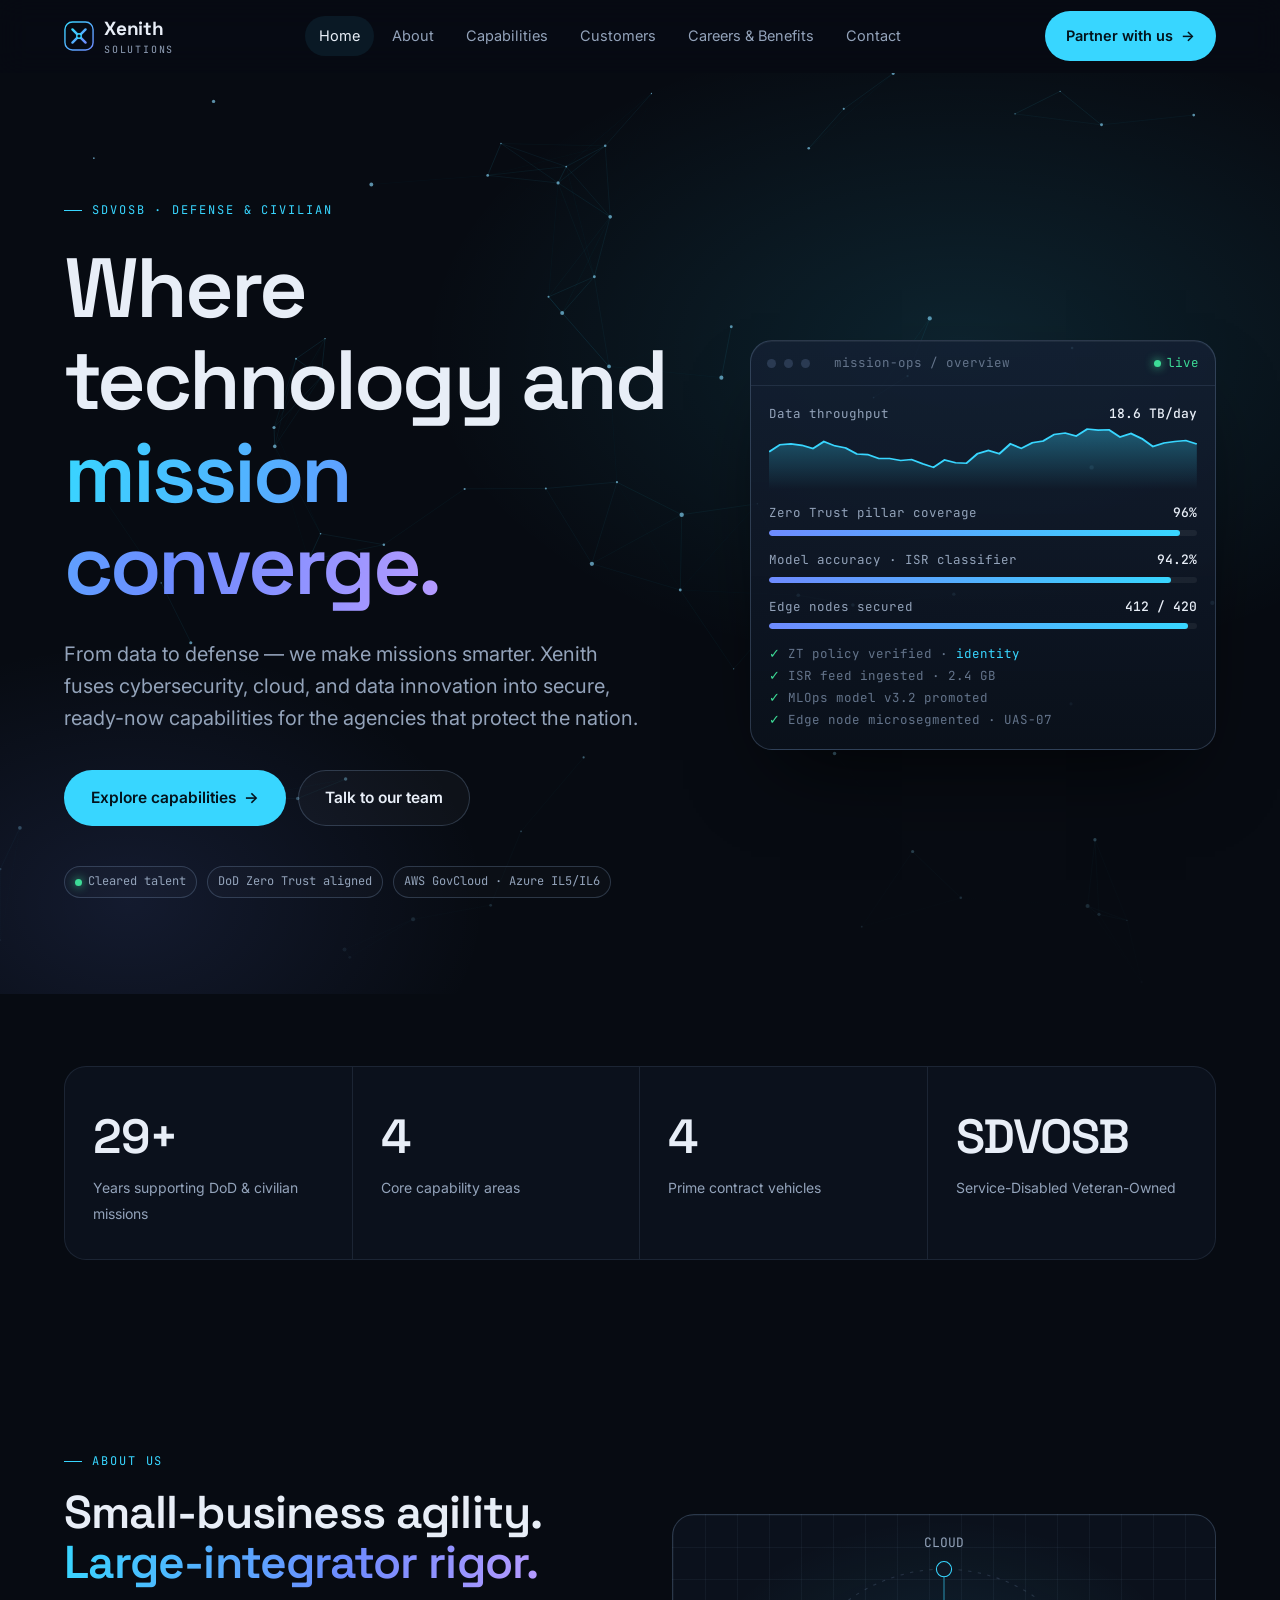
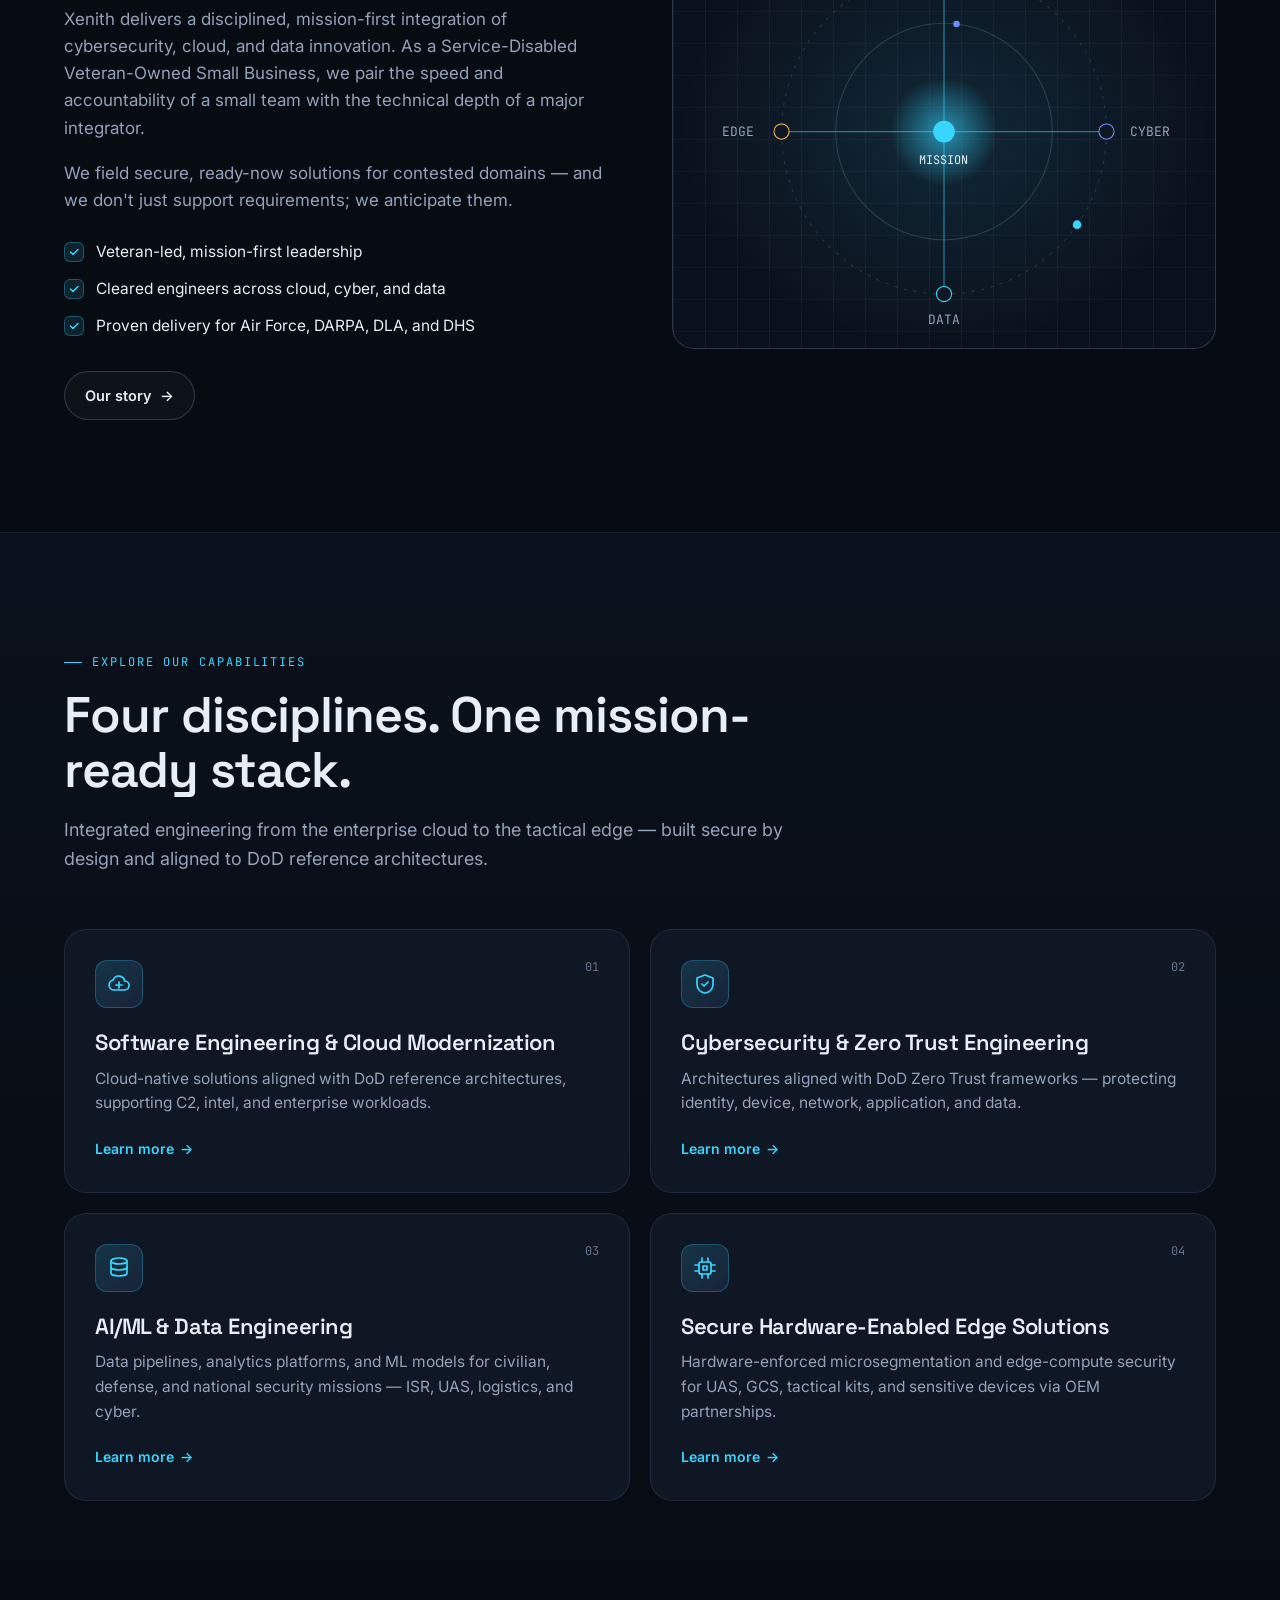
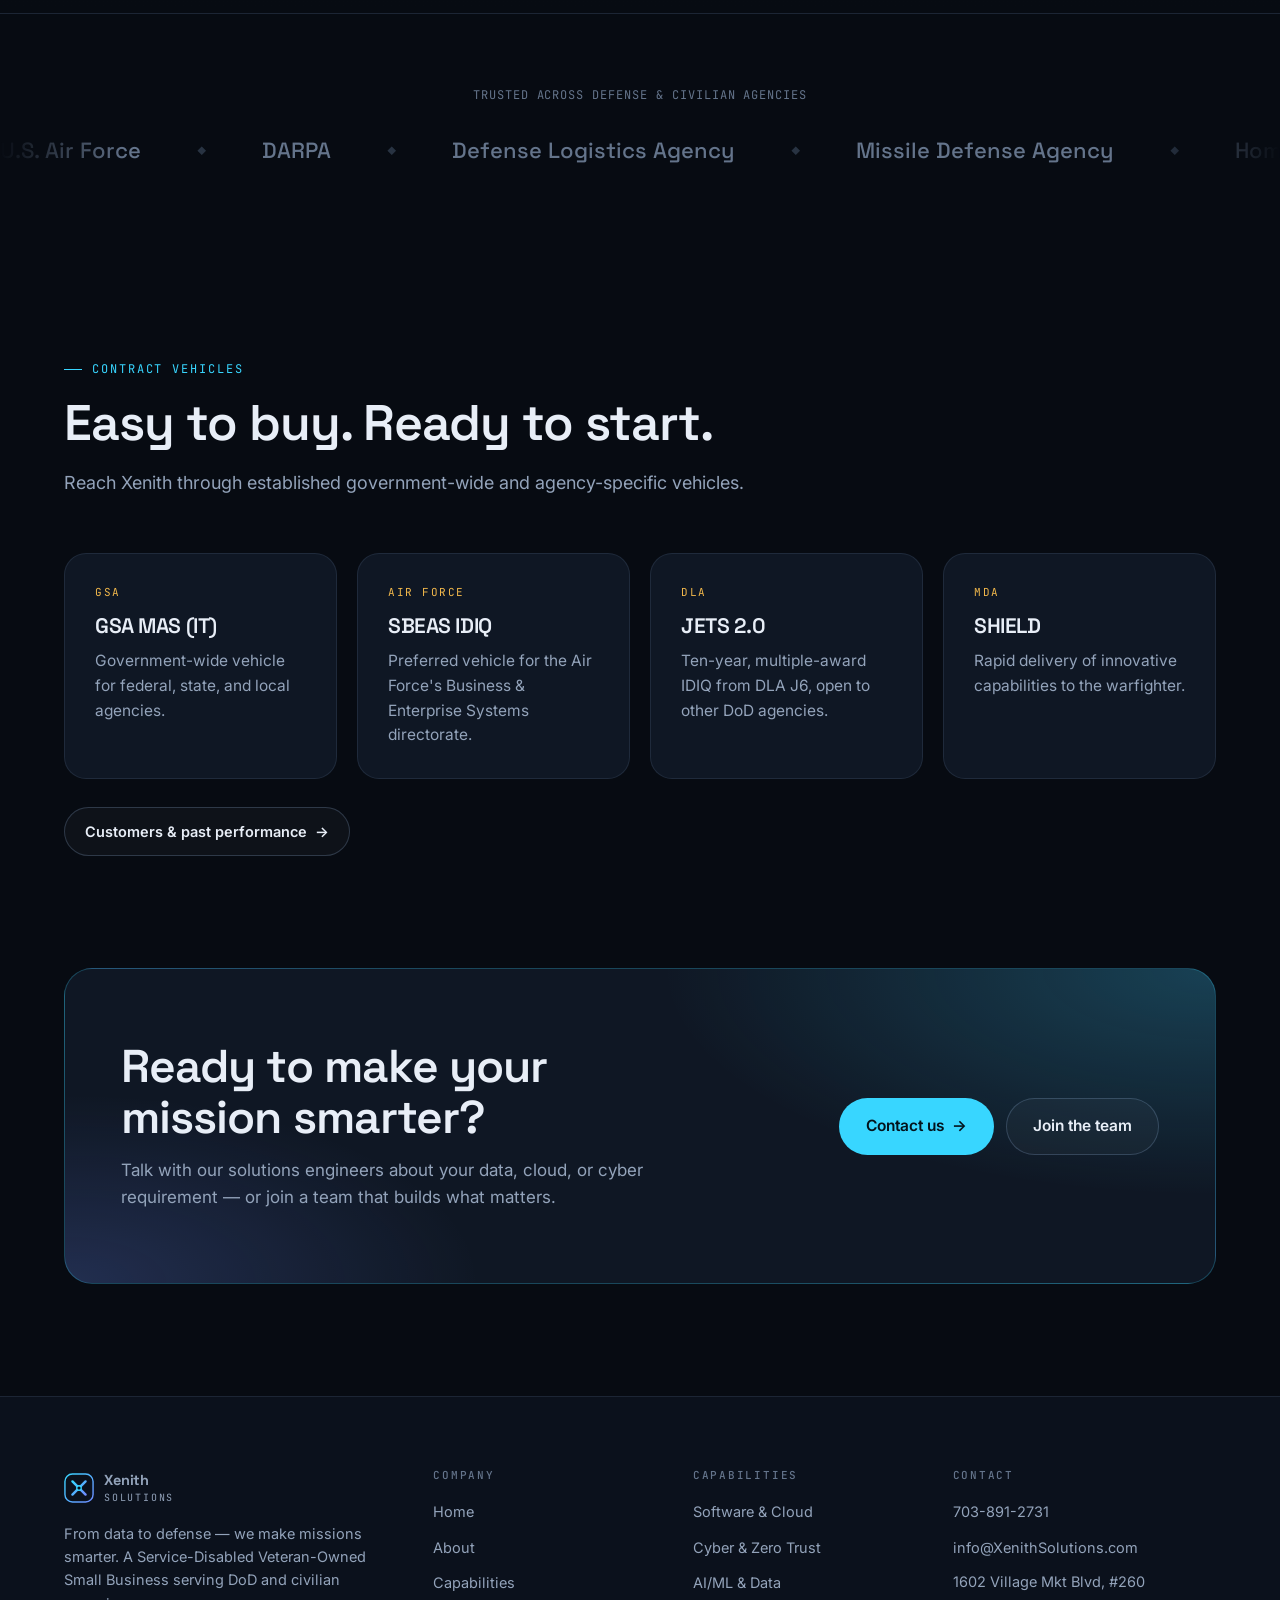
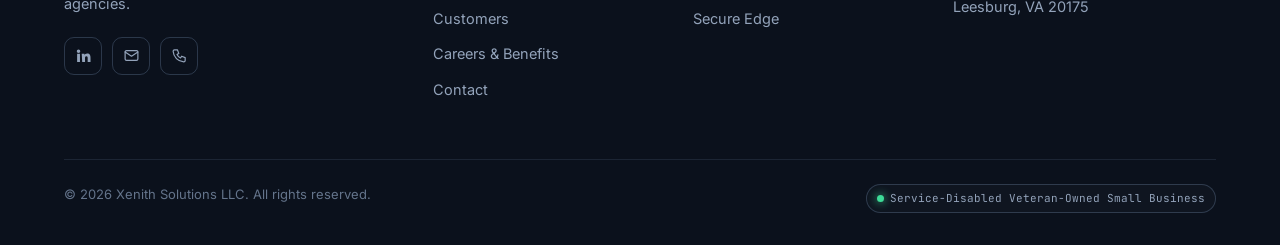
<file: index.html>
<!doctype html>
<html lang="en">
<head>
  <meta charset="utf-8">
  <meta name="viewport" content="width=device-width, initial-scale=1">
  <title>Xenith Solutions — Where Technology and Mission Converge</title>
  <meta name="description" content="Service-Disabled Veteran-Owned Small Business delivering cybersecurity, cloud, AI/ML and data engineering for defense and civilian agencies.">
  <link rel="preconnect" href="https://fonts.googleapis.com">
  <link rel="preconnect" href="https://fonts.gstatic.com" crossorigin>
  <link href="https://fonts.googleapis.com/css2?family=Inter:wght@400;500;600;700&family=JetBrains+Mono:wght@400;500&family=Space+Grotesk:wght@500;600;700&display=swap" rel="stylesheet">
  <link rel="stylesheet" href="assets/styles.css">
</head>
<body>
<main id="main">
  <!-- Hero -->
  <section class="hero">
    <canvas class="hero-canvas" aria-hidden="true"></canvas>
    <div class="container hero-inner">
      <div>
        <span class="eyebrow reveal">SDVOSB · Defense &amp; Civilian</span>
        <h1 class="reveal" data-delay="1">Where technology and <span class="grad">mission converge.</span></h1>
        <p class="lede reveal" data-delay="2">From data to defense — we make missions smarter. Xenith fuses cybersecurity, cloud, and data innovation into secure, ready-now capabilities for the agencies that protect the nation.</p>
        <div class="hero-actions reveal" data-delay="3">
          <a class="btn btn-primary btn-lg" href="capabilities.html">Explore capabilities <span class="arrow">→</span></a>
          <a class="btn btn-ghost btn-lg" href="contact.html">Talk to our team</a>
        </div>
        <div class="hero-badges reveal" data-delay="3">
          <span class="chip"><span class="badge-dot"></span> Cleared talent</span>
          <span class="chip">DoD Zero Trust aligned</span>
          <span class="chip">AWS GovCloud · Azure IL5/IL6</span>
        </div>
      </div>
      <div class="console reveal" data-delay="2" aria-hidden="true">
        <div class="console-bar"><i></i><i></i><i></i>&nbsp; mission-ops / overview <span><span class="badge-dot"></span> live</span></div>
        <div class="console-body">
          <div>
            <div class="metric-row">Data throughput <b>18.6 TB/day</b></div>
            <svg class="spark" viewBox="0 0 300 64" preserveAspectRatio="none"></svg>
          </div>
          <div>
            <div class="metric-row">Zero Trust pillar coverage <b>96%</b></div>
            <div class="bar"><span data-w="96"></span></div>
          </div>
          <div>
            <div class="metric-row">Model accuracy · ISR classifier <b>94.2%</b></div>
            <div class="bar"><span data-w="94"></span></div>
          </div>
          <div>
            <div class="metric-row">Edge nodes secured <b>412 / 420</b></div>
            <div class="bar"><span data-w="98"></span></div>
          </div>
          <div class="log"></div>
        </div>
      </div>
    </div>
  </section>

  <!-- Stats -->
  <section class="section-tight">
    <div class="container">
      <div class="stats reveal">
        <div class="stat"><strong data-count="30" data-suffix="+">30+</strong><span>Years supporting DoD &amp; civilian missions</span></div>
        <div class="stat"><strong data-count="4">4</strong><span>Core capability areas</span></div>
        <div class="stat"><strong data-count="4">4</strong><span>Prime contract vehicles</span></div>
        <div class="stat"><strong>SDVOSB</strong><span>Service-Disabled Veteran-Owned</span></div>
      </div>
    </div>
  </section>

  <!-- About -->
  <section class="section">
    <div class="container split">
      <div class="reveal">
        <span class="eyebrow">About us</span>
        <h2>Small-business agility. <span class="grad">Large-integrator rigor.</span></h2>
        <p>Xenith delivers a disciplined, mission-first integration of cybersecurity, cloud, and data innovation. As a Service-Disabled Veteran-Owned Small Business, we pair the speed and accountability of a small team with the technical depth of a major integrator.</p>
        <p>We field secure, ready-now solutions for contested domains — and we don't just support requirements; we anticipate them.</p>
        <ul class="check-list">
          <li>Veteran-led, mission-first leadership</li>
          <li>Cleared engineers across cloud, cyber, and data</li>
          <li>Proven delivery for Air Force, DARPA, DLA, and DHS</li>
        </ul>
        <div style="margin-top:32px"><a class="btn btn-ghost" href="about.html">Our story <span class="arrow">→</span></a></div>
      </div>
      <div class="panel-visual reveal" data-delay="1" aria-hidden="true">
        <svg viewBox="0 0 500 400">
          <defs>
            <radialGradient id="core" cx="50%" cy="50%" r="50%"><stop offset="0" stop-color="#38d6ff" stop-opacity=".6"/><stop offset="1" stop-color="#38d6ff" stop-opacity="0"/></radialGradient>
          </defs>
          <circle cx="250" cy="200" r="150" fill="none" stroke="rgba(148,178,220,.18)" stroke-dasharray="3 6"/>
          <circle cx="250" cy="200" r="100" fill="none" stroke="rgba(148,178,220,.22)"/>
          <circle cx="250" cy="200" r="50" fill="url(#core)"/>
          <circle cx="250" cy="200" r="10" fill="#38d6ff"/>
          <g stroke="rgba(56,214,255,.5)" stroke-width="1.2">
            <line x1="250" y1="200" x2="250" y2="50"/><line x1="250" y1="200" x2="400" y2="200"/>
            <line x1="250" y1="200" x2="250" y2="350"/><line x1="250" y1="200" x2="100" y2="200"/>
          </g>
          <g font-family="JetBrains Mono, monospace" font-size="12" fill="#93a3ba" text-anchor="middle">
            <circle cx="250" cy="50" r="7" fill="#0f1724" stroke="#38d6ff"/><text x="250" y="30">CLOUD</text>
            <circle cx="400" cy="200" r="7" fill="#0f1724" stroke="#6e8bff"/><text x="440" y="204">CYBER</text>
            <circle cx="250" cy="350" r="7" fill="#0f1724" stroke="#38d6ff"/><text x="250" y="378">DATA</text>
            <circle cx="100" cy="200" r="7" fill="#0f1724" stroke="#f2b84b"/><text x="60" y="204">EDGE</text>
            <text x="250" y="230" fill="#e8eef7" font-size="11">MISSION</text>
          </g>
          <circle r="4" fill="#38d6ff"><animateMotion dur="6s" repeatCount="indefinite" path="M250,50 A150,150 0 1,1 249.9,50"/></circle>
          <circle r="3" fill="#6e8bff"><animateMotion dur="9s" repeatCount="indefinite" path="M350,200 A100,100 0 1,0 350,200.1"/></circle>
        </svg>
      </div>
    </div>
  </section>

  <!-- Capabilities -->
  <section class="section alt-bg">
    <div class="container">
      <div class="section-head reveal">
        <span class="eyebrow">Explore our capabilities</span>
        <h2>Four disciplines. One mission-ready stack.</h2>
        <p>Integrated engineering from the enterprise cloud to the tactical edge — built secure by design and aligned to DoD reference architectures.</p>
      </div>
      <div class="grid-2">
        <a class="card reveal" href="capabilities.html#software">
          <span class="card-num">01</span>
          <div class="icon" data-icon="cloud"></div>
          <h3>Software Engineering &amp; Cloud Modernization</h3>
          <p>Cloud-native solutions aligned with DoD reference architectures, supporting C2, intel, and enterprise workloads.</p>
          <span class="more">Learn more <span class="arrow">→</span></span>
        </a>
        <a class="card reveal" data-delay="1" href="capabilities.html#cyber">
          <span class="card-num">02</span>
          <div class="icon" data-icon="shield"></div>
          <h3>Cybersecurity &amp; Zero Trust Engineering</h3>
          <p>Architectures aligned with DoD Zero Trust frameworks — protecting identity, device, network, application, and data.</p>
          <span class="more">Learn more <span class="arrow">→</span></span>
        </a>
        <a class="card reveal" href="capabilities.html#data">
          <span class="card-num">03</span>
          <div class="icon" data-icon="data"></div>
          <h3>AI/ML &amp; Data Engineering</h3>
          <p>Data pipelines, analytics platforms, and ML models for civilian, defense, and national security missions — ISR, UAS, logistics, and cyber.</p>
          <span class="more">Learn more <span class="arrow">→</span></span>
        </a>
        <a class="card reveal" data-delay="1" href="capabilities.html#edge">
          <span class="card-num">04</span>
          <div class="icon" data-icon="chip"></div>
          <h3>Secure Hardware-Enabled Edge Solutions</h3>
          <p>Hardware-enforced microsegmentation and edge-compute security for UAS, GCS, tactical kits, and sensitive devices via OEM partnerships.</p>
          <span class="more">Learn more <span class="arrow">→</span></span>
        </a>
      </div>
    </div>
  </section>

  <!-- Trusted by -->
  <section class="section-tight">
    <div class="container">
      <p class="crumbs" style="text-align:center;margin-bottom:28px">TRUSTED ACROSS DEFENSE &amp; CIVILIAN AGENCIES</p>
    </div>
    <div class="marquee" aria-label="Customer agencies">
      <div class="marquee-track">
        <span>U.S. Air Force</span><span>DARPA</span><span>Defense Logistics Agency</span><span>Missile Defense Agency</span><span>Homeland Security</span><span>U.S. Customs &amp; Border Protection</span><span>ICE</span><span>U.S. Secret Service</span>
        <span aria-hidden="true">U.S. Air Force</span><span aria-hidden="true">DARPA</span><span aria-hidden="true">Defense Logistics Agency</span><span aria-hidden="true">Missile Defense Agency</span><span aria-hidden="true">Homeland Security</span><span aria-hidden="true">U.S. Customs &amp; Border Protection</span><span aria-hidden="true">ICE</span><span aria-hidden="true">U.S. Secret Service</span>
      </div>
    </div>
  </section>

  <!-- Vehicles -->
  <section class="section">
    <div class="container">
      <div class="section-head reveal">
        <span class="eyebrow">Contract vehicles</span>
        <h2>Easy to buy. Ready to start.</h2>
        <p>Reach Xenith through established government-wide and agency-specific vehicles.</p>
      </div>
      <div class="grid-4">
        <div class="card vehicle reveal"><span class="tag">GSA</span><h3>GSA MAS (IT)</h3><p>Government-wide vehicle for federal, state, and local agencies.</p></div>
        <div class="card vehicle reveal" data-delay="1"><span class="tag">Air Force</span><h3>SBEAS IDIQ</h3><p>Preferred vehicle for the Air Force's Business &amp; Enterprise Systems directorate.</p></div>
        <div class="card vehicle reveal" data-delay="2"><span class="tag">DLA</span><h3>JETS 2.0</h3><p>Ten-year, multiple-award IDIQ from DLA J6, open to other DoD agencies.</p></div>
        <div class="card vehicle reveal" data-delay="3"><span class="tag">MDA</span><h3>SHIELD</h3><p>Rapid delivery of innovative capabilities to the warfighter.</p></div>
      </div>
      <div style="margin-top:28px" class="reveal"><a class="btn btn-ghost" href="customers.html">Customers &amp; past performance <span class="arrow">→</span></a></div>
    </div>
  </section>

  <!-- CTA -->
  <section class="section" style="padding-top:0">
    <div class="container">
      <div class="cta reveal">
        <div>
          <h2>Ready to make your mission smarter?</h2>
          <p>Talk with our solutions engineers about your data, cloud, or cyber requirement — or join a team that builds what matters.</p>
        </div>
        <div class="actions">
          <a class="btn btn-primary btn-lg" href="contact.html">Contact us <span class="arrow">→</span></a>
          <a class="btn btn-ghost btn-lg" href="careers.html">Join the team</a>
        </div>
      </div>
    </div>
  </section>
</main>
<script src="assets/main.js"></script>
</body>
</html>
</file>
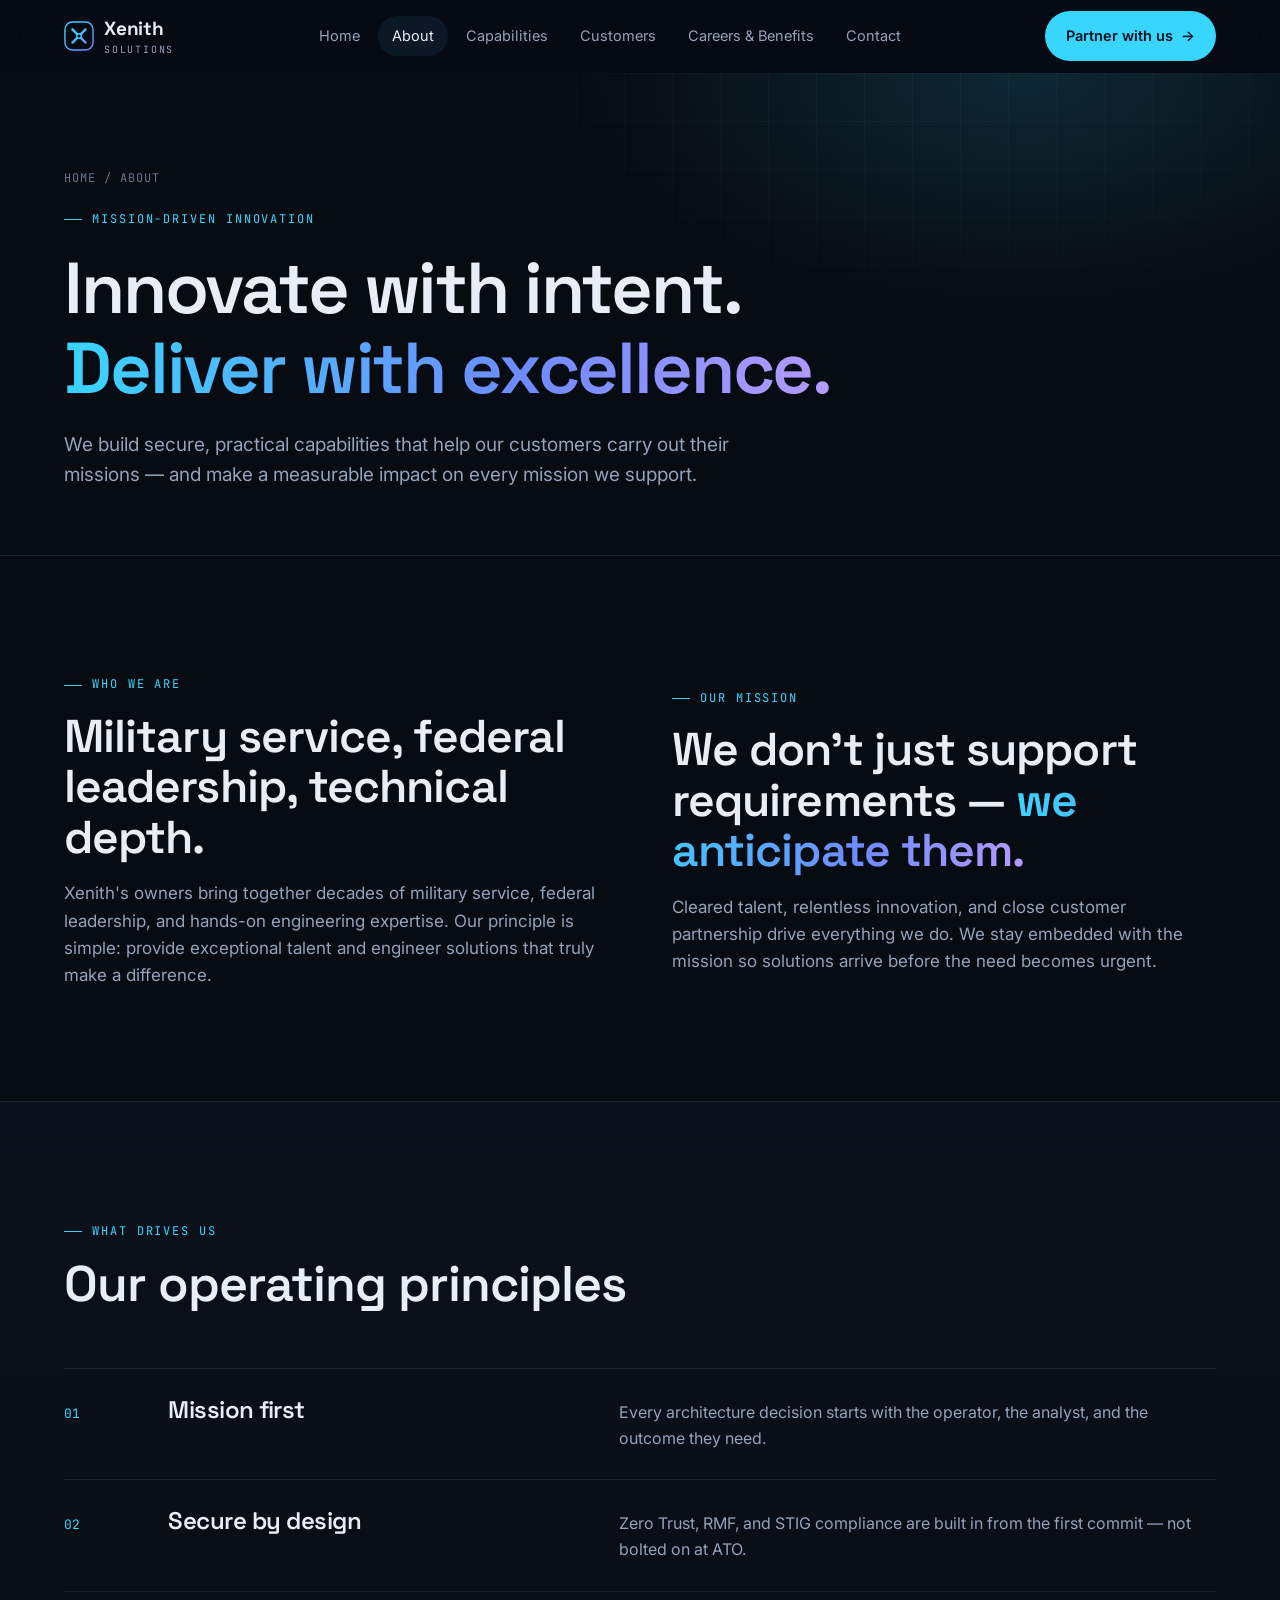
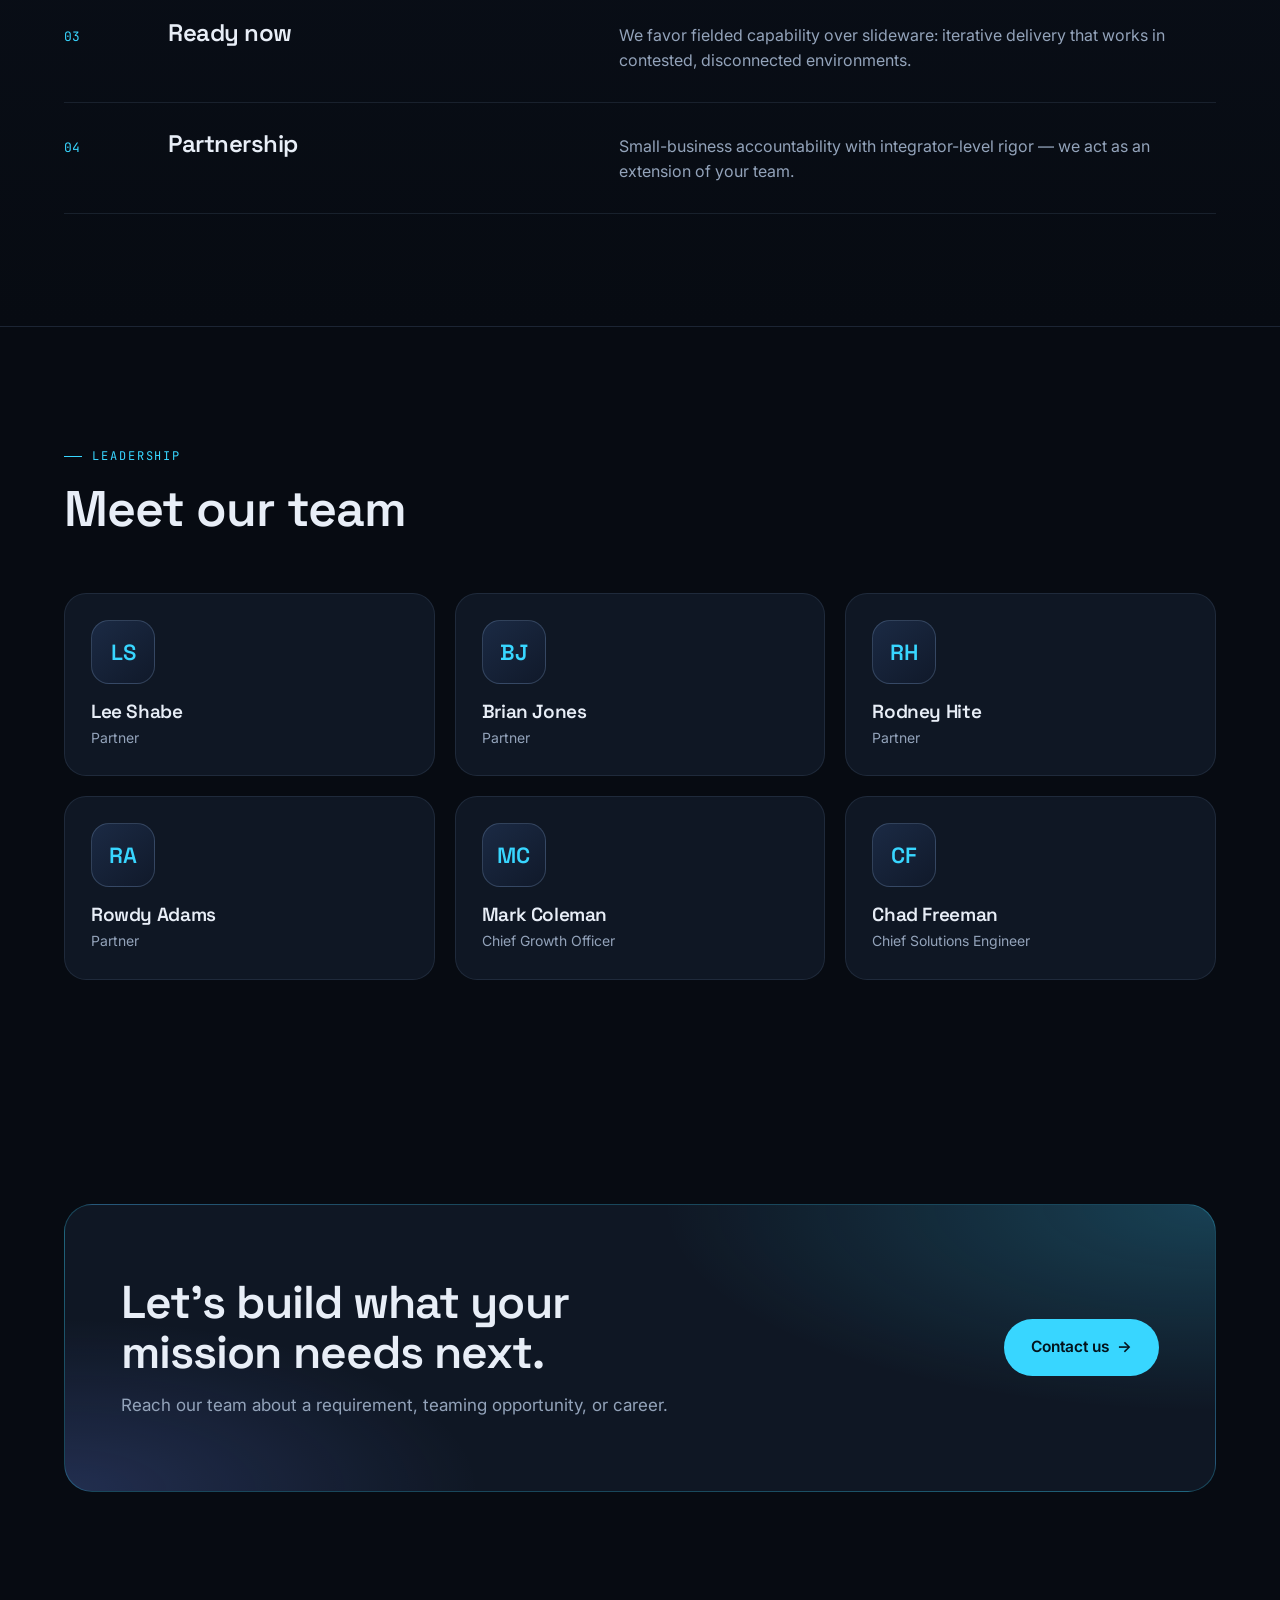
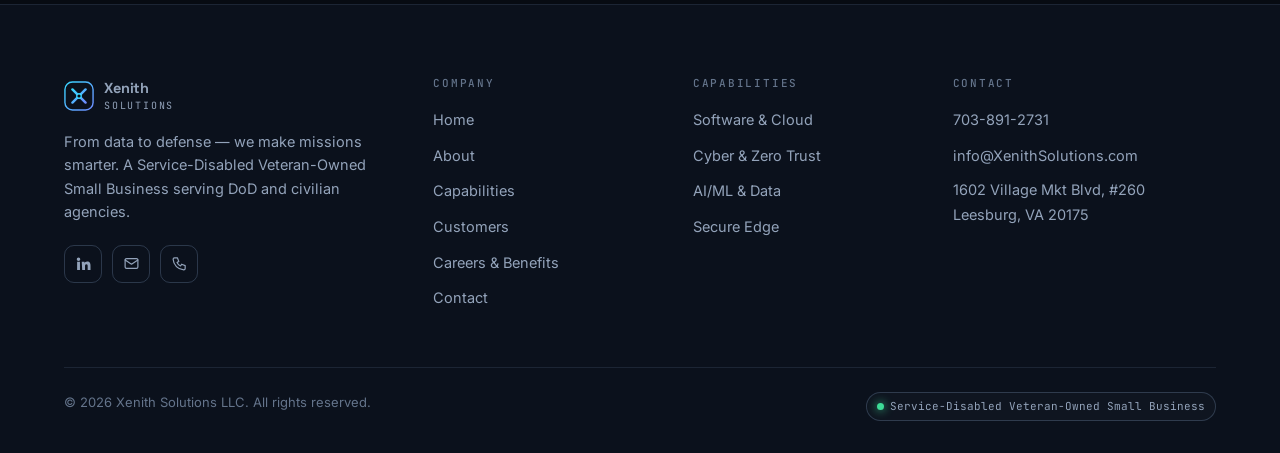
<file: about.html>
<!doctype html>
<html lang="en">
<head>
  <meta charset="utf-8">
  <meta name="viewport" content="width=device-width, initial-scale=1">
  <title>About — Xenith Solutions</title>
  <meta name="description" content="Veteran-led, mission-driven innovation for defense and civilian agencies.">
  <link rel="preconnect" href="https://fonts.googleapis.com">
  <link rel="preconnect" href="https://fonts.gstatic.com" crossorigin>
  <link href="https://fonts.googleapis.com/css2?family=Inter:wght@400;500;600;700&family=JetBrains+Mono:wght@400;500&family=Space+Grotesk:wght@500;600;700&display=swap" rel="stylesheet">
  <link rel="stylesheet" href="assets/styles.css">
</head>
<body>
<main id="main">
  <section class="page-hero">
    <div class="container">
      <div class="crumbs"><a href="index.html">HOME</a> / ABOUT</div>
      <span class="eyebrow" style="margin-top:22px">Mission-driven innovation</span>
      <h1>Innovate with intent. <span class="grad">Deliver with excellence.</span></h1>
      <p>We build secure, practical capabilities that help our customers carry out their missions — and make a measurable impact on every mission we support.</p>
    </div>
  </section>

  <section class="section">
    <div class="container split">
      <div class="reveal">
        <span class="eyebrow">Who we are</span>
        <h2>Military service, federal leadership, technical depth.</h2>
        <p>Xenith's owners bring together decades of military service, federal leadership, and hands-on engineering expertise. Our principle is simple: provide exceptional talent and engineer solutions that truly make a difference.</p>
      </div>
      <div class="reveal" data-delay="1">
        <span class="eyebrow">Our mission</span>
        <h2>We don't just support requirements — <span class="grad">we anticipate them.</span></h2>
        <p>Cleared talent, relentless innovation, and close customer partnership drive everything we do. We stay embedded with the mission so solutions arrive before the need becomes urgent.</p>
      </div>
    </div>
  </section>

  <section class="section alt-bg">
    <div class="container">
      <div class="section-head reveal"><span class="eyebrow">What drives us</span><h2>Our operating principles</h2></div>
      <div class="value reveal"><span class="n">01</span><h3>Mission first</h3><p>Every architecture decision starts with the operator, the analyst, and the outcome they need.</p></div>
      <div class="value reveal"><span class="n">02</span><h3>Secure by design</h3><p>Zero Trust, RMF, and STIG compliance are built in from the first commit — not bolted on at ATO.</p></div>
      <div class="value reveal"><span class="n">03</span><h3>Ready now</h3><p>We favor fielded capability over slideware: iterative delivery that works in contested, disconnected environments.</p></div>
      <div class="value reveal"><span class="n">04</span><h3>Partnership</h3><p>Small-business accountability with integrator-level rigor — we act as an extension of your team.</p></div>
    </div>
  </section>

  <section class="section">
    <div class="container">
      <div class="section-head reveal"><span class="eyebrow">Leadership</span><h2>Meet our team</h2></div>
      <div class="grid-3">
        <div class="card team-card reveal"><div class="avatar">LS</div><h3>Lee Shabe</h3><div class="role">Partner</div></div>
        <div class="card team-card reveal" data-delay="1"><div class="avatar">BJ</div><h3>Brian Jones</h3><div class="role">Partner</div></div>
        <div class="card team-card reveal" data-delay="2"><div class="avatar">RH</div><h3>Rodney Hite</h3><div class="role">Partner</div></div>
        <div class="card team-card reveal"><div class="avatar">RA</div><h3>Rowdy Adams</h3><div class="role">Partner</div></div>
        <div class="card team-card reveal" data-delay="1"><div class="avatar">MC</div><h3>Mark Coleman</h3><div class="role">Chief Growth Officer</div></div>
        <div class="card team-card reveal" data-delay="2"><div class="avatar">CF</div><h3>Chad Freeman</h3><div class="role">Chief Solutions Engineer</div></div>
      </div>
    </div>
  </section>
  <section class="section">
    <div class="container">
      <div class="cta reveal">
        <div><h2>Let’s build what your mission needs next.</h2><p>Reach our team about a requirement, teaming opportunity, or career.</p></div>
        <div class="actions"><a class="btn btn-primary btn-lg" href="contact.html">Contact us <span class="arrow">→</span></a></div>
      </div>
    </div>
  </section>
</main>
<script src="assets/main.js"></script>
</body>
</html>
</file>
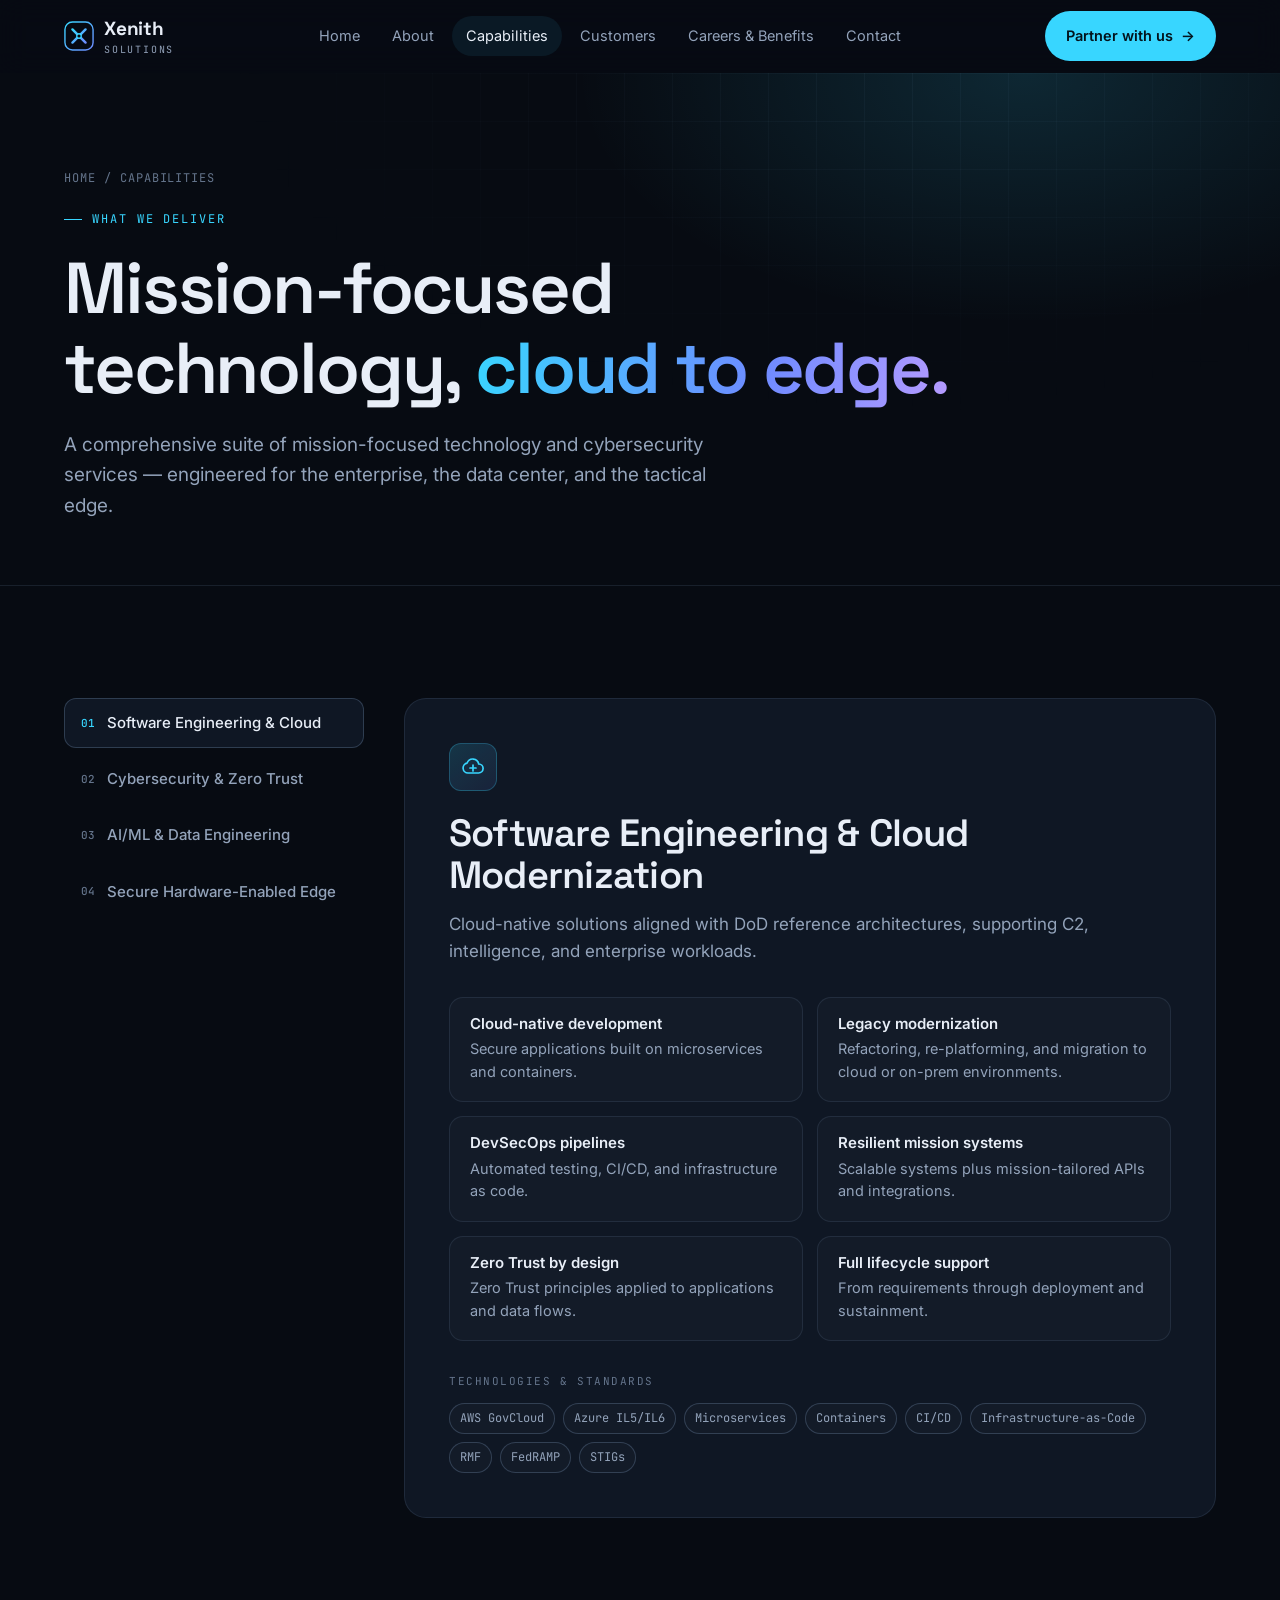
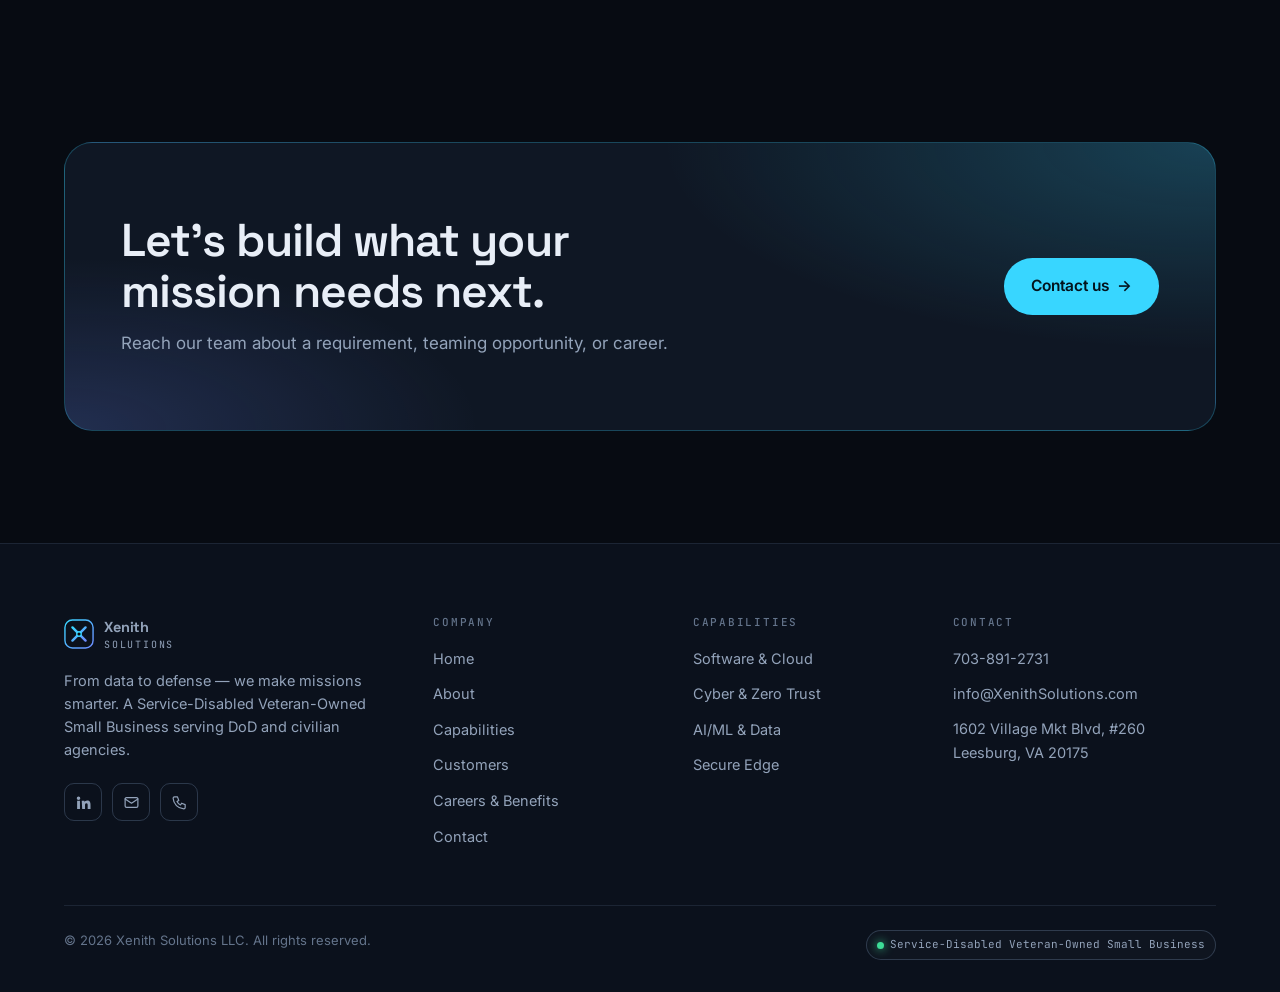
<file: capabilities.html>
<!doctype html>
<html lang="en">
<head>
  <meta charset="utf-8">
  <meta name="viewport" content="width=device-width, initial-scale=1">
  <title>Capabilities — Xenith Solutions</title>
  <meta name="description" content="Software & cloud, Zero Trust cybersecurity, AI/ML & data engineering, and secure edge solutions.">
  <link rel="preconnect" href="https://fonts.googleapis.com">
  <link rel="preconnect" href="https://fonts.gstatic.com" crossorigin>
  <link href="https://fonts.googleapis.com/css2?family=Inter:wght@400;500;600;700&family=JetBrains+Mono:wght@400;500&family=Space+Grotesk:wght@500;600;700&display=swap" rel="stylesheet">
  <link rel="stylesheet" href="assets/styles.css">
</head>
<body>
<main id="main">
  <section class="page-hero">
    <div class="container">
      <div class="crumbs"><a href="index.html">HOME</a> / CAPABILITIES</div>
      <span class="eyebrow" style="margin-top:22px">What we deliver</span>
      <h1>Mission-focused technology, <span class="grad">cloud to edge.</span></h1>
      <p>A comprehensive suite of mission-focused technology and cybersecurity services — engineered for the enterprise, the data center, and the tactical edge.</p>
    </div>
  </section>
  <section class="section">
    <div class="container cap-layout">
      <div class="cap-tabs" role="tablist" aria-label="Capabilities" aria-orientation="vertical">
        <button class="cap-tab" role="tab" data-target="software" aria-selected="true" aria-controls="software"><span class="n">01</span>Software Engineering &amp; Cloud</button>
        <button class="cap-tab" role="tab" data-target="cyber" aria-selected="false" aria-controls="cyber" tabindex="-1"><span class="n">02</span>Cybersecurity &amp; Zero Trust</button>
        <button class="cap-tab" role="tab" data-target="data" aria-selected="false" aria-controls="data" tabindex="-1"><span class="n">03</span>AI/ML &amp; Data Engineering</button>
        <button class="cap-tab" role="tab" data-target="edge" aria-selected="false" aria-controls="edge" tabindex="-1"><span class="n">04</span>Secure Hardware-Enabled Edge</button>
      </div>
      <div>
        <div class="cap-panel" id="software" role="tabpanel">
          <div class="icon" data-icon="cloud"></div>
          <h2>Software Engineering &amp; Cloud Modernization</h2>
          <p>Cloud-native solutions aligned with DoD reference architectures, supporting C2, intelligence, and enterprise workloads.</p>
          <div class="cap-items">
<div class="cap-item"><h4>Cloud-native development</h4><p>Secure applications built on microservices and containers.</p></div>
<div class="cap-item"><h4>Legacy modernization</h4><p>Refactoring, re-platforming, and migration to cloud or on-prem environments.</p></div>
<div class="cap-item"><h4>DevSecOps pipelines</h4><p>Automated testing, CI/CD, and infrastructure as code.</p></div>
<div class="cap-item"><h4>Resilient mission systems</h4><p>Scalable systems plus mission-tailored APIs and integrations.</p></div>
<div class="cap-item"><h4>Zero Trust by design</h4><p>Zero Trust principles applied to applications and data flows.</p></div>
<div class="cap-item"><h4>Full lifecycle support</h4><p>From requirements through deployment and sustainment.</p></div>
</div><div class="tech-label">Technologies &amp; standards</div>
<div class="chip-row">
<span class="chip">AWS GovCloud</span>
<span class="chip">Azure IL5/IL6</span>
<span class="chip">Microservices</span>
<span class="chip">Containers</span>
<span class="chip">CI/CD</span>
<span class="chip">Infrastructure-as-Code</span>
<span class="chip">RMF</span>
<span class="chip">FedRAMP</span>
<span class="chip">STIGs</span>
</div>
        </div>
        <div class="cap-panel" id="cyber" role="tabpanel" hidden>
          <div class="icon" data-icon="shield"></div>
          <h2>Cybersecurity &amp; Zero Trust Engineering</h2>
          <p>Zero Trust architectures aligned with DoD reference frameworks across the identity, device, network, application, and data pillars.</p>
          <div class="cap-items">
<div class="cap-item"><h4>Zero Trust architecture</h4><p>Design and implementation aligned with DoD reference frameworks.</p></div>
<div class="cap-item"><h4>Mission system hardening</h4><p>Vulnerability assessments, secure configurations, and continuous monitoring.</p></div>
<div class="cap-item"><h4>Secure enclaves</h4><p>Protected tactical networks for contested, disconnected, and denied environments.</p></div>
<div class="cap-item"><h4>Microsegmentation</h4><p>Hardware-enforced isolation for edge assets such as UAS and mobile kits.</p></div>
<div class="cap-item"><h4>Risk &amp; threat modeling</h4><p>Cyber risk assessments that prioritize what matters most.</p></div>
<div class="cap-item"><h4>ICAM</h4><p>Authentication, authorization, and least-privilege access.</p></div>
<div class="cap-item"><h4>Detection &amp; response</h4><p>Incident response, detection engineering, and ongoing compliance.</p></div>
</div><div class="tech-label">Technologies &amp; standards</div>
<div class="chip-row">
<span class="chip">Zero Trust</span>
<span class="chip">Microsegmentation</span>
<span class="chip">ICAM</span>
<span class="chip">RMF</span>
<span class="chip">Endpoint security</span>
<span class="chip">Network security</span>
<span class="chip">Cloud security</span>
</div>
        </div>
        <div class="cap-panel" id="data" role="tabpanel" hidden>
          <div class="icon" data-icon="data"></div>
          <h2>AI/ML &amp; Data Engineering</h2>
          <p>Data pipelines, analytics platforms, and machine learning models for civilian, defense, and national security customers — including ISR, UAS, logistics, and cyber missions.</p>
          <div class="cap-items">
<div class="cap-item"><h4>Data pipelines</h4><p>Moving data across cloud, on-prem, and tactical edge environments.</p></div>
<div class="cap-item"><h4>ML models &amp; analytics</h4><p>For ISR, cyber defense, logistics, and mission planning.</p></div>
<div class="cap-item"><h4>Scalable data platforms</h4><p>Data lakes and streaming solutions built for mission scale.</p></div>
<div class="cap-item"><h4>Decision support</h4><p>AI-powered automation and decision-support tools.</p></div>
<div class="cap-item"><h4>Data integration</h4><p>Disparate sources unified into enriched, trusted datasets.</p></div>
<div class="cap-item"><h4>MLOps</h4><p>Training, validation, deployment, and monitoring in production.</p></div>
<div class="cap-item"><h4>Data governance</h4><p>Compliance with DoD and federal data standards.</p></div>
</div><div class="tech-label">Technologies &amp; standards</div>
<div class="chip-row">
<span class="chip">Machine learning</span>
<span class="chip">MLOps</span>
<span class="chip">Data lakes</span>
<span class="chip">Streaming</span>
<span class="chip">AI-driven automation</span>
</div>
        </div>
        <div class="cap-panel" id="edge" role="tabpanel" hidden>
          <div class="icon" data-icon="chip"></div>
          <h2>Secure Hardware-Enabled Edge Solutions</h2>
          <p>Hardware-enforced microsegmentation and edge-compute security for UAS, GCS, tactical kits, and sensitive devices — delivered through OEM partnerships.</p>
          <div class="cap-items">
<div class="cap-item"><h4>Hardware microsegmentation</h4><p>Applied to devices, sensors, UAS platforms, and mission systems.</p></div>
<div class="cap-item"><h4>Tactical integration</h4><p>Secure edge hardware in tactical kits, GCS environments, and mobile platforms.</p></div>
<div class="cap-item"><h4>Denied-environment ops</h4><p>Operate in contested environments without relying on connectivity.</p></div>
<div class="cap-item"><h4>Plug-and-play Zero Trust</h4><p>Protection against lateral movement and remote exploitation.</p></div>
<div class="cap-item"><h4>Policy-controlled comms</h4><p>Encrypted communications between edge devices and command systems.</p></div>
<div class="cap-item"><h4>Rapid prototyping</h4><p>Prototype hardware for SOF, UAS, and mission-specific uses.</p></div>
<div class="cap-item"><h4>Device hardening</h4><p>Vulnerability assessments for edge systems and fielded equipment.</p></div>
<div class="cap-item"><h4>Lifecycle support</h4><p>Configuration, deployment, sustainment, and customization.</p></div>
</div><div class="tech-label">Technologies &amp; standards</div>
<div class="chip-row">
<span class="chip">Hardware-enforced microsegmentation</span>
<span class="chip">Encrypted communications</span>
<span class="chip">UAS</span>
<span class="chip">GCS</span>
</div>
        </div>
      </div>
    </div>
  </section>
  <section class="section">
    <div class="container">
      <div class="cta reveal">
        <div><h2>Let’s build what your mission needs next.</h2><p>Reach our team about a requirement, teaming opportunity, or career.</p></div>
        <div class="actions"><a class="btn btn-primary btn-lg" href="contact.html">Contact us <span class="arrow">→</span></a></div>
      </div>
    </div>
  </section>
</main>
<script src="assets/main.js"></script>
</body>
</html>
</file>
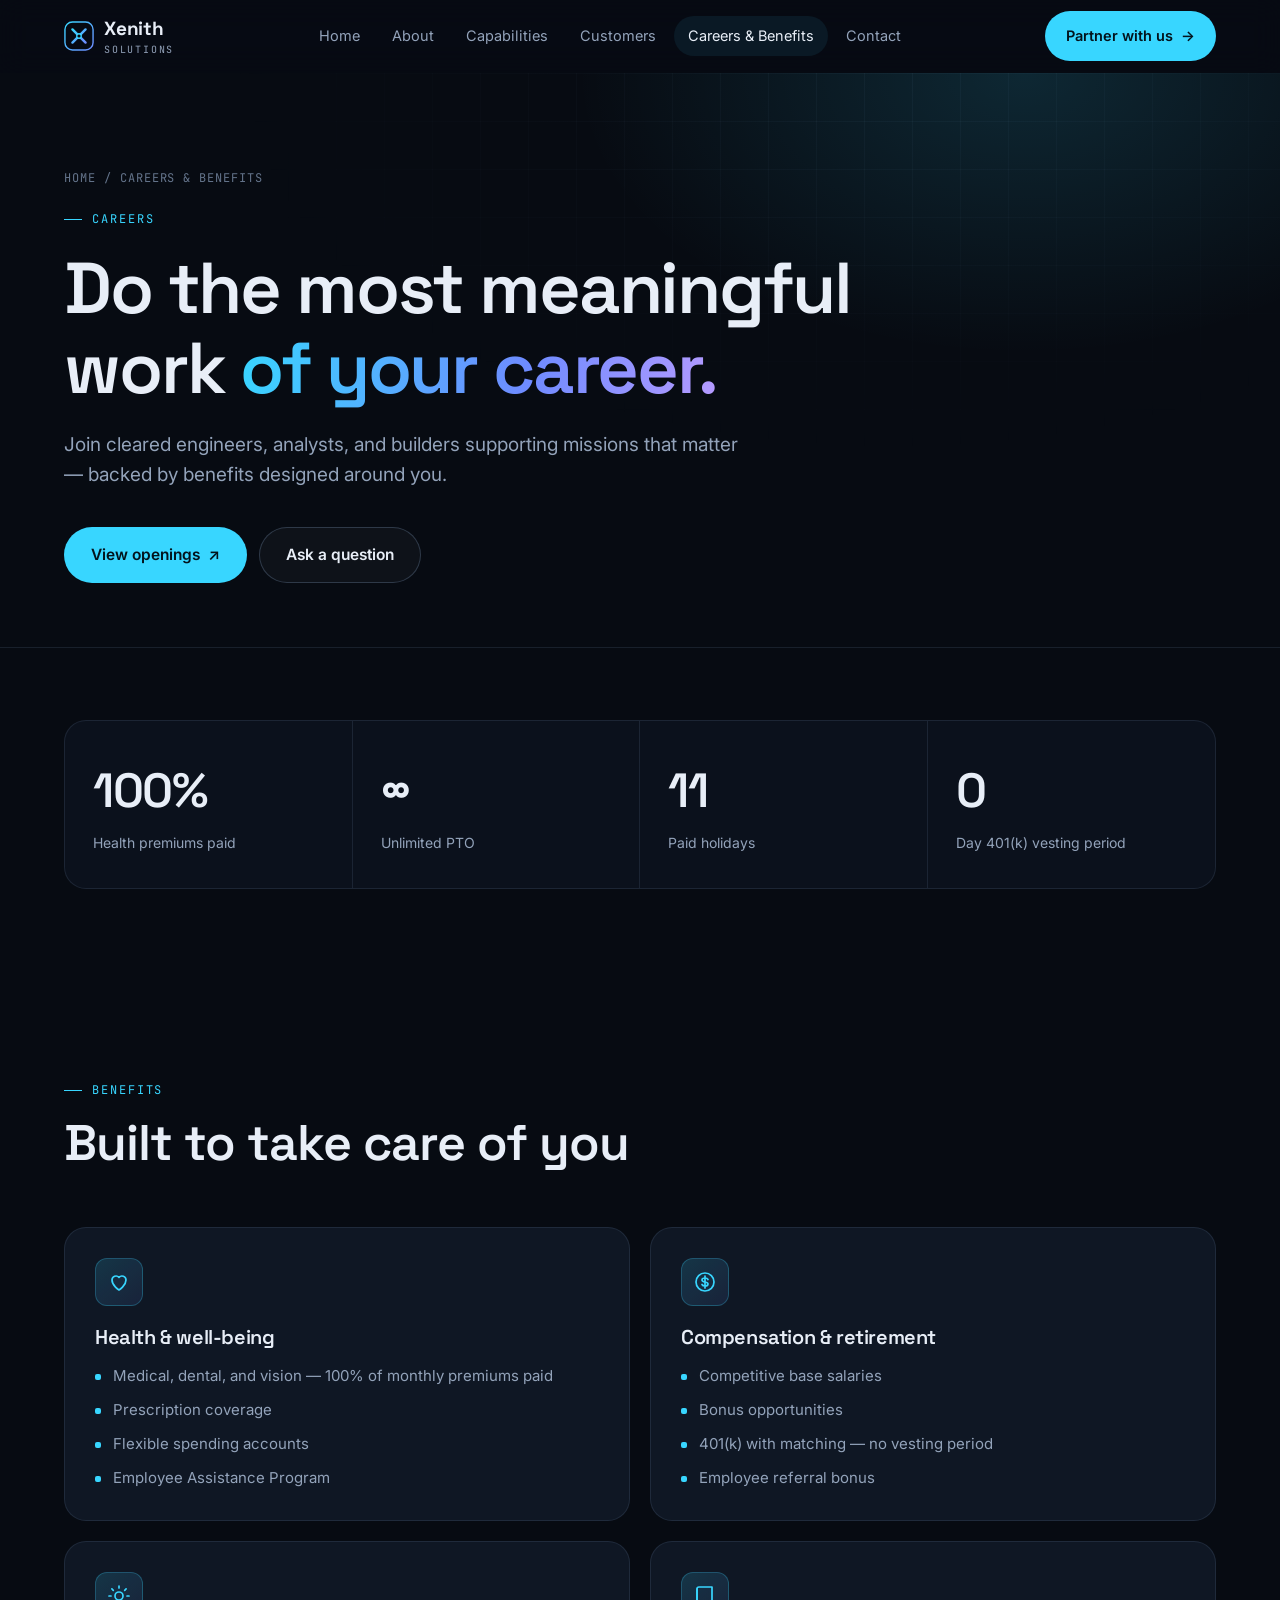
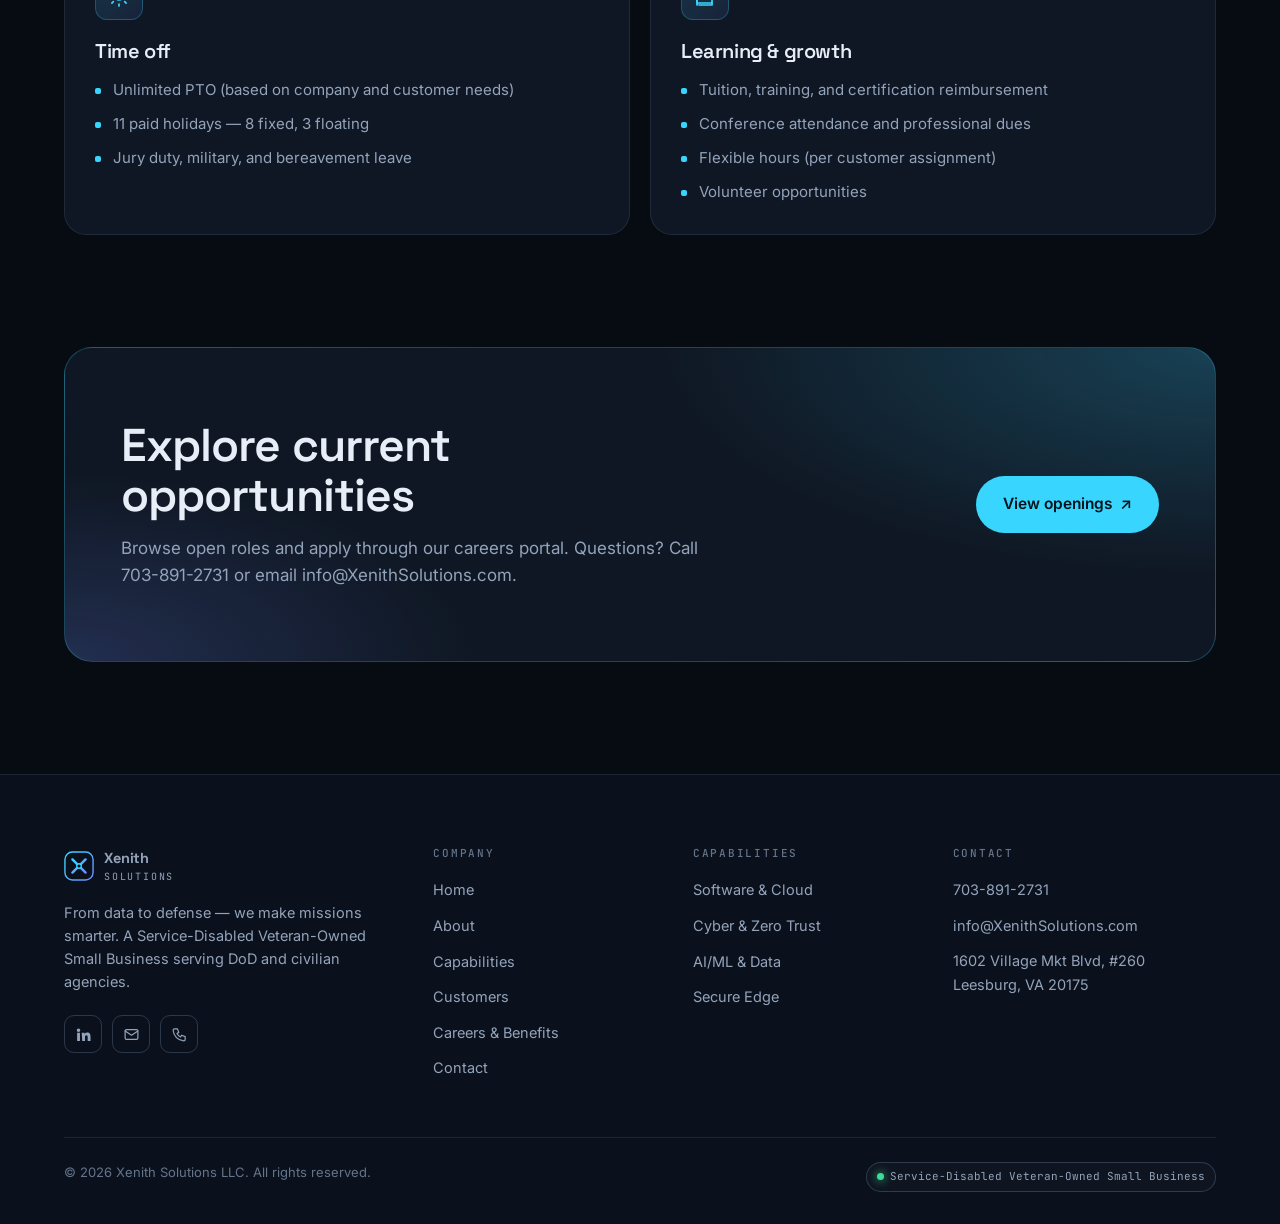
<file: careers.html>
<!doctype html>
<html lang="en">
<head>
  <meta charset="utf-8">
  <meta name="viewport" content="width=device-width, initial-scale=1">
  <title>Careers & Benefits — Xenith Solutions</title>
  <meta name="description" content="Join a veteran-led team building secure technology for national missions.">
  <link rel="preconnect" href="https://fonts.googleapis.com">
  <link rel="preconnect" href="https://fonts.gstatic.com" crossorigin>
  <link href="https://fonts.googleapis.com/css2?family=Inter:wght@400;500;600;700&family=JetBrains+Mono:wght@400;500&family=Space+Grotesk:wght@500;600;700&display=swap" rel="stylesheet">
  <link rel="stylesheet" href="assets/styles.css">
</head>
<body>
<main id="main">
  <section class="page-hero">
    <div class="container">
      <div class="crumbs"><a href="index.html">HOME</a> / CAREERS &amp; BENEFITS</div>
      <span class="eyebrow" style="margin-top:22px">Careers</span>
      <h1>Do the most meaningful work <span class="grad">of your career.</span></h1>
      <p>Join cleared engineers, analysts, and builders supporting missions that matter — backed by benefits designed around you.</p>
      <div class="hero-actions">
        <a class="btn btn-primary btn-lg" href="https://xenithsolutions.applytojob.com" target="_blank" rel="noopener">View openings <span class="arrow">↗</span></a>
        <a class="btn btn-ghost btn-lg" href="contact.html">Ask a question</a>
      </div>
    </div>
  </section>

  <section class="section-tight">
    <div class="container">
      <div class="stats reveal">
        <div class="stat"><strong data-count="100" data-suffix="%">100%</strong><span>Health premiums paid</span></div>
        <div class="stat"><strong>∞</strong><span>Unlimited PTO</span></div>
        <div class="stat"><strong data-count="11">11</strong><span>Paid holidays</span></div>
        <div class="stat"><strong data-count="0">0</strong><span>Day 401(k) vesting period</span></div>
      </div>
    </div>
  </section>

  <section class="section">
    <div class="container">
      <div class="section-head reveal"><span class="eyebrow">Benefits</span><h2>Built to take care of you</h2></div>
      <div class="grid-2">
        <div class="card benefit reveal">
          <div class="icon" data-icon="heart"></div><h3 style="margin-top:20px">Health &amp; well-being</h3>
          <ul><li>Medical, dental, and vision — 100% of monthly premiums paid</li><li>Prescription coverage</li><li>Flexible spending accounts</li><li>Employee Assistance Program</li></ul>
        </div>
        <div class="card benefit reveal" data-delay="1">
          <div class="icon" data-icon="coin"></div><h3 style="margin-top:20px">Compensation &amp; retirement</h3>
          <ul><li>Competitive base salaries</li><li>Bonus opportunities</li><li>401(k) with matching — no vesting period</li><li>Employee referral bonus</li></ul>
        </div>
        <div class="card benefit reveal">
          <div class="icon" data-icon="sun"></div><h3 style="margin-top:20px">Time off</h3>
          <ul><li>Unlimited PTO (based on company and customer needs)</li><li>11 paid holidays — 8 fixed, 3 floating</li><li>Jury duty, military, and bereavement leave</li></ul>
        </div>
        <div class="card benefit reveal" data-delay="1">
          <div class="icon" data-icon="book"></div><h3 style="margin-top:20px">Learning &amp; growth</h3>
          <ul><li>Tuition, training, and certification reimbursement</li><li>Conference attendance and professional dues</li><li>Flexible hours (per customer assignment)</li><li>Volunteer opportunities</li></ul>
        </div>
      </div>
    </div>
  </section>

  <section class="section" style="padding-top:0">
    <div class="container">
      <div class="cta reveal">
        <div><h2>Explore current opportunities</h2><p>Browse open roles and apply through our careers portal. Questions? Call 703-891-2731 or email info@XenithSolutions.com.</p></div>
        <div class="actions"><a class="btn btn-primary btn-lg" href="https://xenithsolutions.applytojob.com" target="_blank" rel="noopener">View openings <span class="arrow">↗</span></a></div>
      </div>
    </div>
  </section>
</main>
<script src="assets/main.js"></script>
</body>
</html>
</file>
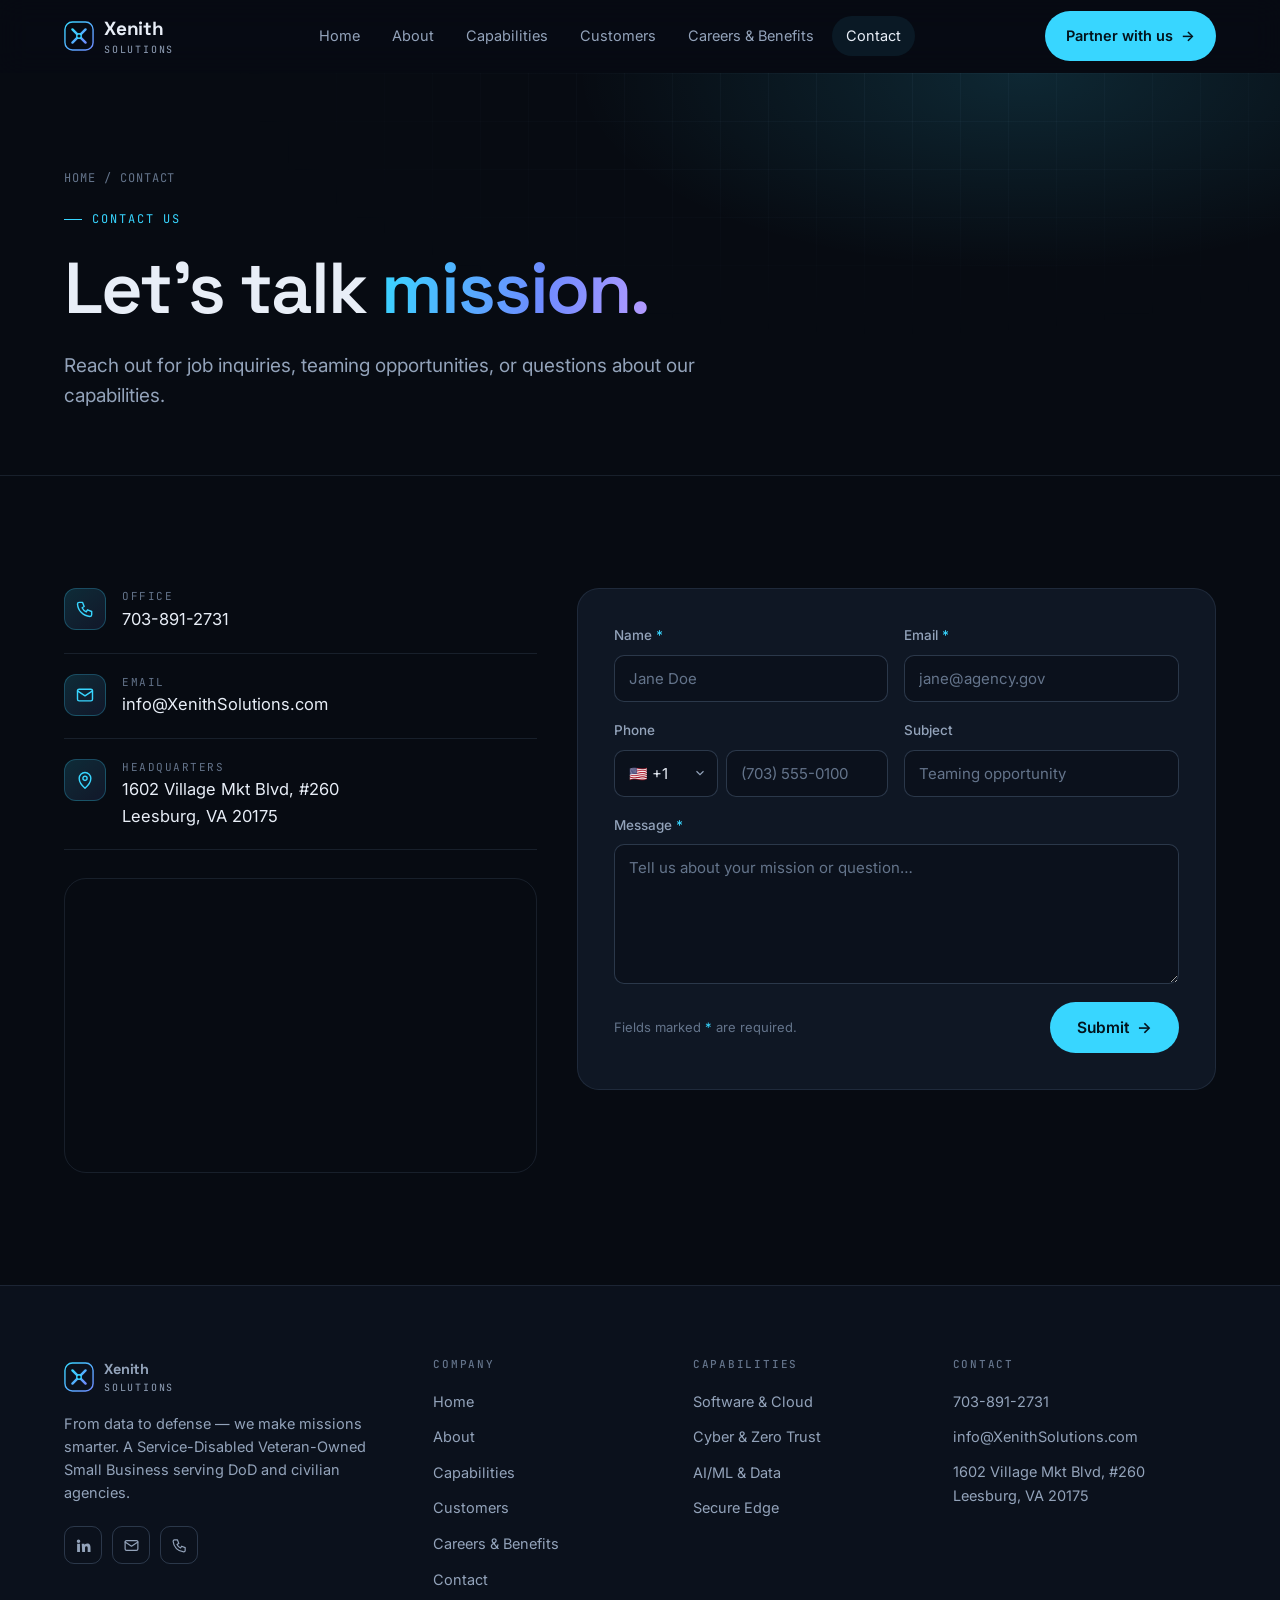
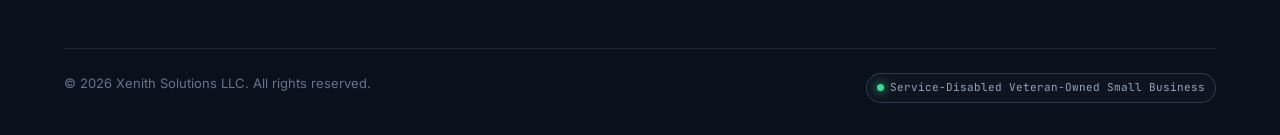
<file: contact.html>
<!doctype html>
<html lang="en">
<head>
  <meta charset="utf-8">
  <meta name="viewport" content="width=device-width, initial-scale=1">
  <title>Contact — Xenith Solutions</title>
  <meta name="description" content="Contact Xenith Solutions in Leesburg, VA.">
  <link rel="preconnect" href="https://fonts.googleapis.com">
  <link rel="preconnect" href="https://fonts.gstatic.com" crossorigin>
  <link href="https://fonts.googleapis.com/css2?family=Inter:wght@400;500;600;700&family=JetBrains+Mono:wght@400;500&family=Space+Grotesk:wght@500;600;700&display=swap" rel="stylesheet">
  <link rel="stylesheet" href="assets/styles.css">
</head>
<body>
<main id="main">
  <section class="page-hero">
    <div class="container">
      <div class="crumbs"><a href="index.html">HOME</a> / CONTACT</div>
      <span class="eyebrow" style="margin-top:22px">Contact us</span>
      <h1>Let's talk <span class="grad">mission.</span></h1>
      <p>Reach out for job inquiries, teaming opportunities, or questions about our capabilities.</p>
    </div>
  </section>

  <section class="section">
    <div class="container contact-grid">
      <div class="reveal">
        <div class="info-item"><div class="icon" data-icon="phone"></div><div><small>Office</small><a href="tel:7038912731">703-891-2731</a></div></div>
        <div class="info-item"><div class="icon" data-icon="mail"></div><div><small>Email</small><a href="mailto:info@XenithSolutions.com">info@XenithSolutions.com</a></div></div>
        <div class="info-item"><div class="icon" data-icon="pin"></div><div><small>Headquarters</small><address>1602 Village Mkt Blvd, #260<br>Leesburg, VA 20175</address></div></div>
        <div class="map-card"><iframe title="Map of Xenith Solutions office" loading="lazy" src="https://www.openstreetmap.org/export/embed.html?bbox=-77.535%2C39.097%2C-77.505%2C39.113&amp;layer=mapnik&amp;marker=39.105%2C-77.520"></iframe></div>
      </div>

      <form class="form reveal" data-delay="1" novalidate>
        <div class="form-body">
          <div class="form-row">
            <div class="field"><label for="name">Name <span class="req">*</span></label><input class="input" id="name" name="name" autocomplete="name" required placeholder="Jane Doe"><span class="err">Please enter your name.</span></div>
            <div class="field"><label for="email">Email <span class="req">*</span></label><input class="input" id="email" name="email" type="email" autocomplete="email" required placeholder="jane@agency.gov"><span class="err">Please enter a valid email.</span></div>
          </div>
          <div class="form-row">
            <div class="field">
              <label for="phone">Phone</label>
              <div class="phone-wrap">
                <select aria-label="Country code" name="cc"><option>🇺🇸 +1</option><option>🇨🇦 +1</option><option>🇬🇧 +44</option><option>🇩🇪 +49</option><option>🇯🇵 +81</option></select>
                <input class="input" id="phone" name="phone" type="tel" autocomplete="tel" placeholder="(703) 555-0100" pattern="[0-9()+\-.\s]{7,}">
              </div>
              <span class="err">Please enter a valid phone number.</span>
            </div>
            <div class="field"><label for="subject">Subject</label><input class="input" id="subject" name="subject" placeholder="Teaming opportunity"></div>
          </div>
          <div class="field"><label for="message">Message <span class="req">*</span></label><textarea id="message" name="message" required placeholder="Tell us about your mission or question…"></textarea><span class="err">Please include a message.</span></div>
          <div class="form-foot">
            <small>Fields marked <span style="color:var(--accent)">*</span> are required.</small>
            <button class="btn btn-primary btn-lg" type="submit">Submit <span class="arrow">→</span></button>
          </div>
        </div>
        <div class="form-success" role="status" aria-live="polite">
          <div class="icon" data-icon="check"></div>
          <h3 style="font-size:26px">Thanks, <strong></strong> — message received.</h3>
          <p style="color:var(--muted);margin-top:10px">Our team will be in touch shortly. (Mockup: no data was sent.)</p>
          <button class="btn btn-ghost" type="button" data-reset style="margin-top:24px">Send another message</button>
        </div>
      </form>
    </div>
  </section>
</main>
<script src="assets/main.js"></script>
</body>
</html>
</file>
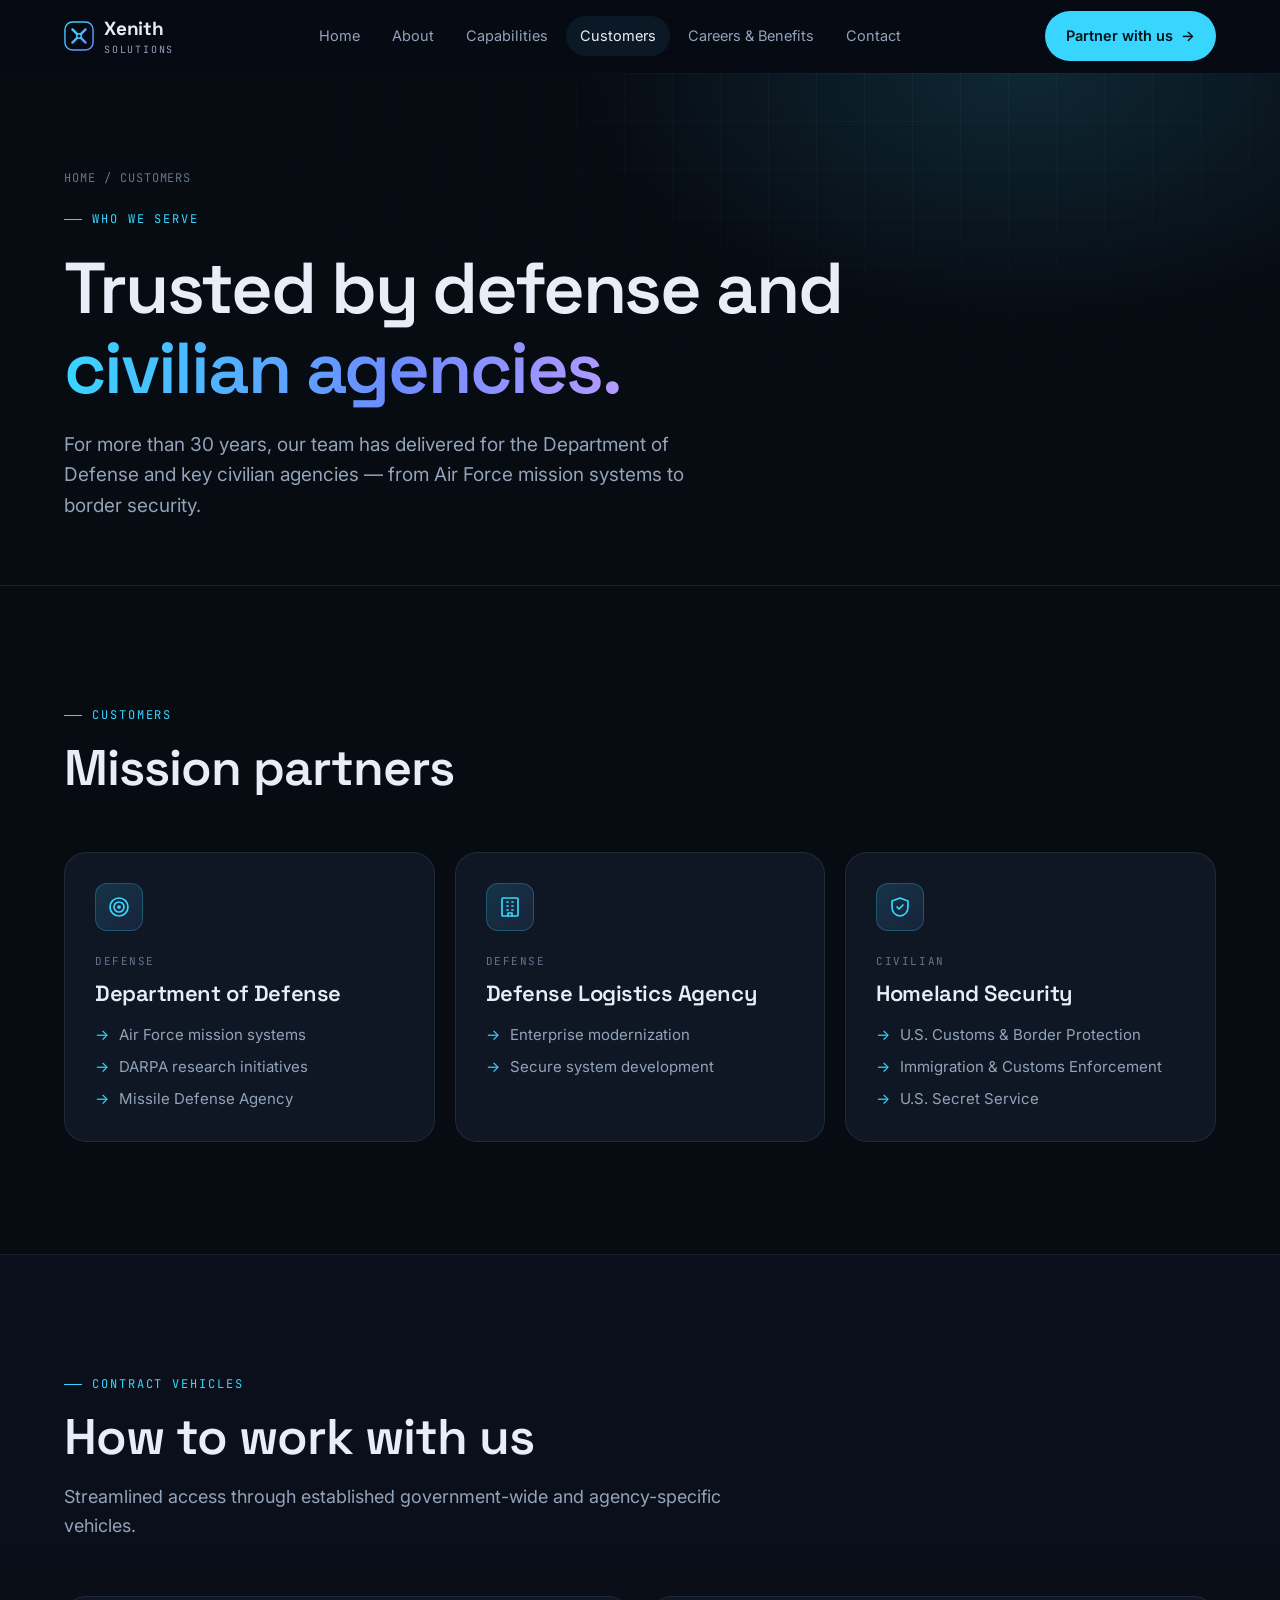
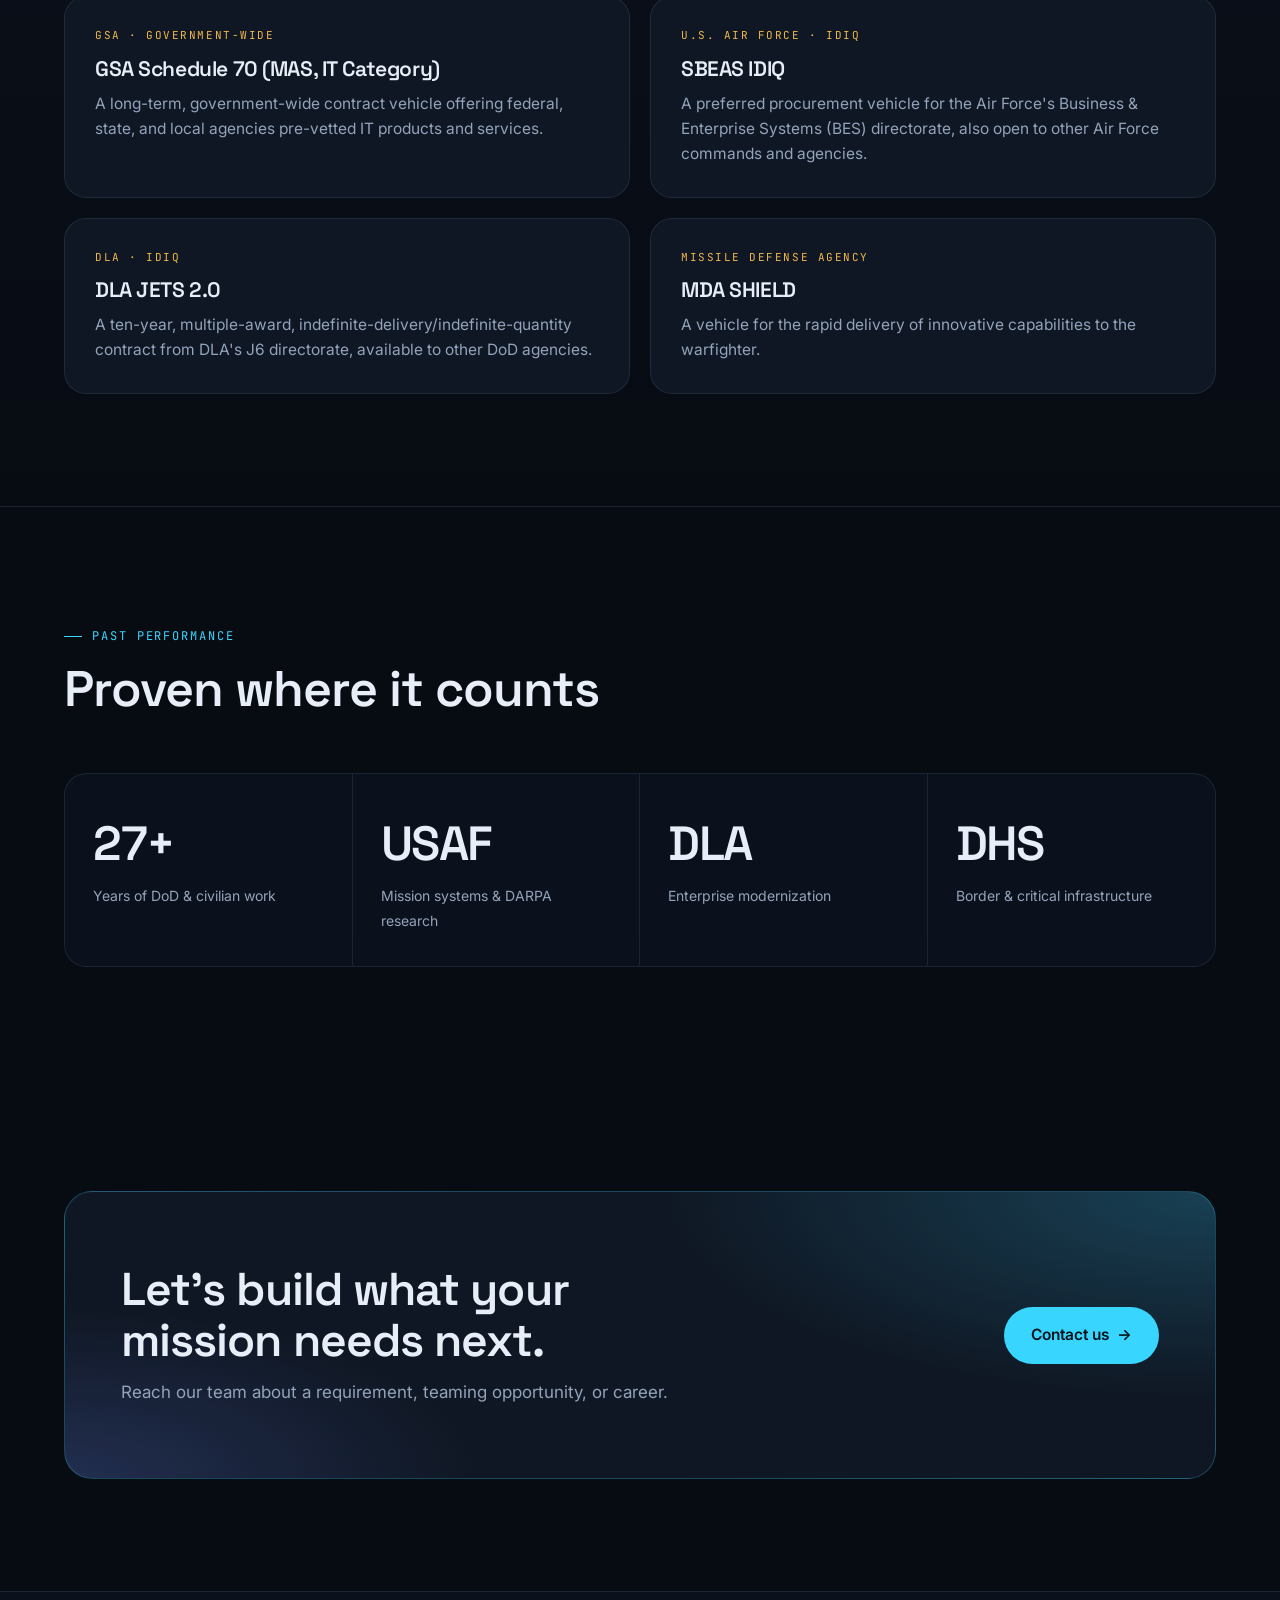
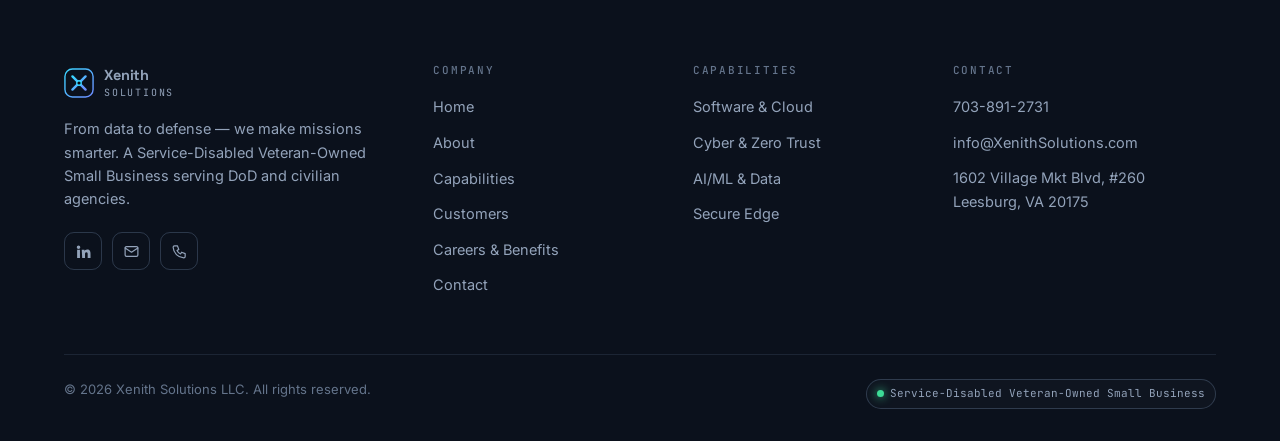
<file: customers.html>
<!doctype html>
<html lang="en">
<head>
  <meta charset="utf-8">
  <meta name="viewport" content="width=device-width, initial-scale=1">
  <title>Customers — Xenith Solutions</title>
  <meta name="description" content="Trusted partner to the Department of Defense and key civilian agencies.">
  <link rel="preconnect" href="https://fonts.googleapis.com">
  <link rel="preconnect" href="https://fonts.gstatic.com" crossorigin>
  <link href="https://fonts.googleapis.com/css2?family=Inter:wght@400;500;600;700&family=JetBrains+Mono:wght@400;500&family=Space+Grotesk:wght@500;600;700&display=swap" rel="stylesheet">
  <link rel="stylesheet" href="assets/styles.css">
</head>
<body>
<main id="main">
  <section class="page-hero">
    <div class="container">
      <div class="crumbs"><a href="index.html">HOME</a> / CUSTOMERS</div>
      <span class="eyebrow" style="margin-top:22px">Who we serve</span>
      <h1>Trusted by defense and <span class="grad">civilian agencies.</span></h1>
      <p>For more than 30 years, our team has delivered for the Department of Defense and key civilian agencies — from Air Force mission systems to border security.</p>
    </div>
  </section>

  <section class="section">
    <div class="container">
      <div class="section-head reveal"><span class="eyebrow">Customers</span><h2>Mission partners</h2></div>
      <div class="grid-3">
        <div class="card agency reveal">
          <div class="icon" data-icon="target"></div>
          <div class="agency-tag" style="margin-top:22px">Defense</div>
          <h3>Department of Defense</h3>
          <ul><li>Air Force mission systems</li><li>DARPA research initiatives</li><li>Missile Defense Agency</li></ul>
        </div>
        <div class="card agency reveal" data-delay="1">
          <div class="icon" data-icon="building"></div>
          <div class="agency-tag" style="margin-top:22px">Defense</div>
          <h3>Defense Logistics Agency</h3>
          <ul><li>Enterprise modernization</li><li>Secure system development</li></ul>
        </div>
        <div class="card agency reveal" data-delay="2">
          <div class="icon" data-icon="shield"></div>
          <div class="agency-tag" style="margin-top:22px">Civilian</div>
          <h3>Homeland Security</h3>
          <ul><li>U.S. Customs &amp; Border Protection</li><li>Immigration &amp; Customs Enforcement</li><li>U.S. Secret Service</li></ul>
        </div>
      </div>
    </div>
  </section>

  <section class="section alt-bg">
    <div class="container">
      <div class="section-head reveal"><span class="eyebrow">Contract vehicles</span><h2>How to work with us</h2><p>Streamlined access through established government-wide and agency-specific vehicles.</p></div>
      <div class="grid-2">
        <div class="card vehicle reveal"><span class="tag">GSA · Government-wide</span><h3>GSA Schedule 70 (MAS, IT Category)</h3><p>A long-term, government-wide contract vehicle offering federal, state, and local agencies pre-vetted IT products and services.</p></div>
        <div class="card vehicle reveal" data-delay="1"><span class="tag">U.S. Air Force · IDIQ</span><h3>SBEAS IDIQ</h3><p>A preferred procurement vehicle for the Air Force's Business &amp; Enterprise Systems (BES) directorate, also open to other Air Force commands and agencies.</p></div>
        <div class="card vehicle reveal"><span class="tag">DLA · IDIQ</span><h3>DLA JETS 2.0</h3><p>A ten-year, multiple-award, indefinite-delivery/indefinite-quantity contract from DLA's J6 directorate, available to other DoD agencies.</p></div>
        <div class="card vehicle reveal" data-delay="1"><span class="tag">Missile Defense Agency</span><h3>MDA SHIELD</h3><p>A vehicle for the rapid delivery of innovative capabilities to the warfighter.</p></div>
      </div>
    </div>
  </section>

  <section class="section">
    <div class="container">
      <div class="section-head reveal"><span class="eyebrow">Past performance</span><h2>Proven where it counts</h2></div>
      <div class="stats reveal">
        <div class="stat"><strong data-count="30" data-suffix="+">30+</strong><span>Years of DoD &amp; civilian work</span></div>
        <div class="stat"><strong>USAF</strong><span>Mission systems &amp; DARPA research</span></div>
        <div class="stat"><strong>DLA</strong><span>Enterprise modernization</span></div>
        <div class="stat"><strong>DHS</strong><span>Border &amp; critical infrastructure</span></div>
      </div>
    </div>
  </section>
  <section class="section">
    <div class="container">
      <div class="cta reveal">
        <div><h2>Let’s build what your mission needs next.</h2><p>Reach our team about a requirement, teaming opportunity, or career.</p></div>
        <div class="actions"><a class="btn btn-primary btn-lg" href="contact.html">Contact us <span class="arrow">→</span></a></div>
      </div>
    </div>
  </section>
</main>
<script src="assets/main.js"></script>
</body>
</html>
</file>
<file: assets/styles.css>
/* Xenith Solutions — modern redesign mockup */
:root {
  --bg: #070b12;
  --bg-2: #0b111c;
  --surface: #0f1724;
  --surface-2: #142033;
  --line: rgba(148, 178, 220, 0.12);
  --line-strong: rgba(148, 178, 220, 0.24);
  --text: #e8eef7;
  --muted: #93a3ba;
  --dim: #64748b;
  --accent: #38d6ff;
  --accent-2: #6e8bff;
  --gold: #f2b84b;
  --ok: #3ddc97;
  --danger: #ff6b6b;
  --radius: 14px;
  --radius-lg: 22px;
  --max: 1200px;
  --font: "Inter", system-ui, -apple-system, "Segoe UI", sans-serif;
  --display: "Space Grotesk", "Inter", system-ui, sans-serif;
  --mono: "JetBrains Mono", ui-monospace, SFMono-Regular, Menlo, monospace;
}

*, *::before, *::after { box-sizing: border-box; }
html { scroll-behavior: smooth; }
body {
  margin: 0;
  background: var(--bg);
  color: var(--text);
  font-family: var(--font);
  font-size: 16px;
  line-height: 1.6;
  -webkit-font-smoothing: antialiased;
  overflow-x: hidden;
}
img, svg, canvas { display: block; max-width: 100%; }
a { color: inherit; text-decoration: none; }
h1, h2, h3, h4 { font-family: var(--display); line-height: 1.1; margin: 0; letter-spacing: -0.02em; font-weight: 600; }
p { margin: 0; }
::selection { background: var(--accent); color: #031018; }

.container { width: 100%; max-width: var(--max); margin: 0 auto; padding: 0 24px; }
@media (max-width: 640px) { .container { padding: 0 16px; } }

.skip-link { position: absolute; left: -999px; top: 8px; background: var(--accent); color: #031018; padding: 8px 14px; border-radius: 8px; z-index: 100; }
.skip-link:focus { left: 8px; }
:focus-visible { outline: 2px solid var(--accent); outline-offset: 3px; border-radius: 6px; }

/* ---------- Header ---------- */
.site-header {
  position: sticky; top: 0; z-index: 50;
  backdrop-filter: saturate(160%) blur(14px);
  -webkit-backdrop-filter: saturate(160%) blur(14px);
  background: rgba(7, 11, 18, 0.72);
  border-bottom: 1px solid transparent;
  transition: border-color .3s, background .3s;
}
.site-header.scrolled { border-bottom-color: var(--line); background: rgba(7, 11, 18, 0.9); }
.nav { display: flex; align-items: center; justify-content: space-between; height: 72px; gap: 24px; }
.brand { display: flex; align-items: center; gap: 10px; font-family: var(--display); font-weight: 700; font-size: 19px; letter-spacing: -0.01em; }
.brand-mark { width: 30px; height: 30px; }
.brand small { display: block; font-family: var(--mono); font-weight: 400; font-size: 10px; letter-spacing: .18em; color: var(--muted); text-transform: uppercase; margin-top: -2px; }
.nav-links { display: flex; align-items: center; gap: 4px; list-style: none; margin: 0; padding: 0; }
.nav-links a { display: block; padding: 8px 14px; font-size: 14.5px; color: var(--muted); border-radius: 999px; transition: color .2s, background .2s; }
.nav-links a:hover { color: var(--text); background: rgba(255,255,255,0.04); }
.nav-links a[aria-current="page"] { color: var(--text); background: rgba(56, 214, 255, 0.08); }
.nav-cta { display: flex; align-items: center; gap: 12px; }
.menu-toggle { display: none; background: none; border: 1px solid var(--line-strong); color: var(--text); width: 42px; height: 42px; border-radius: 10px; cursor: pointer; }
.menu-toggle span { display: block; width: 18px; height: 2px; background: currentColor; margin: 4px auto; transition: transform .25s, opacity .25s; }
.menu-open .menu-toggle span:nth-child(1) { transform: translateY(6px) rotate(45deg); }
.menu-open .menu-toggle span:nth-child(2) { opacity: 0; }
.menu-open .menu-toggle span:nth-child(3) { transform: translateY(-6px) rotate(-45deg); }

@media (max-width: 960px) {
  .menu-toggle { display: block; }
  .nav-cta .btn { display: none; }
  .nav-links {
    position: fixed; inset: 72px 0 auto 0; flex-direction: column; align-items: stretch;
    background: var(--bg); border-bottom: 1px solid var(--line); box-shadow: 0 30px 60px rgba(0,0,0,.6);
    padding: 12px 16px 24px; gap: 2px;
    transform: translateY(-8px); opacity: 0; pointer-events: none; transition: opacity .2s, transform .2s;
  }
  .nav-links a { font-size: 17px; padding: 14px 16px; border-radius: 10px; }
  .menu-open .nav-links { opacity: 1; transform: none; pointer-events: auto; }
  .nav-links .mobile-only { display: block; }
}
.mobile-only { display: none; }

/* ---------- Buttons ---------- */
.btn {
  display: inline-flex; align-items: center; justify-content: center; gap: 8px;
  padding: 12px 20px; border-radius: 999px; font-weight: 600; font-size: 14.5px;
  border: 1px solid transparent; cursor: pointer; transition: transform .15s, background .2s, border-color .2s, box-shadow .2s;
  font-family: var(--font); white-space: nowrap;
}
.btn:active { transform: translateY(1px); }
.btn-primary { background: var(--accent); color: #03131c; box-shadow: 0 0 0 0 rgba(56,214,255,0); }
.btn-primary:hover { box-shadow: 0 8px 30px -6px rgba(56,214,255,0.55); background: #5fe0ff; }
.btn-ghost { background: rgba(255,255,255,0.03); border-color: var(--line-strong); color: var(--text); }
.btn-ghost:hover { border-color: rgba(56,214,255,0.5); background: rgba(56,214,255,0.06); }
.btn .arrow { transition: transform .2s; }
.btn:hover .arrow { transform: translateX(3px); }
.btn-lg { padding: 15px 26px; font-size: 15.5px; }

/* ---------- Common ---------- */
.eyebrow {
  display: inline-flex; align-items: center; gap: 10px;
  font-family: var(--mono); font-size: 12px; letter-spacing: .16em; text-transform: uppercase; color: var(--accent);
}
.eyebrow::before { content: ""; width: 18px; height: 1px; background: currentColor; }
.section { padding: 112px 0; position: relative; }
.section-tight { padding: 72px 0; }
@media (max-width: 640px) { .section { padding: 72px 0; } .section-tight { padding: 48px 0; } }
.section-head { max-width: 720px; margin-bottom: 56px; }
.section-head h2 { font-size: clamp(32px, 4.4vw, 50px); margin-top: 16px; }
.section-head p { color: var(--muted); font-size: 18px; margin-top: 18px; }
.section-head.center { margin-left: auto; margin-right: auto; text-align: center; }
.section-head.center .eyebrow::after { content: ""; width: 18px; height: 1px; background: currentColor; }
.grad { background: linear-gradient(100deg, var(--accent) 0%, var(--accent-2) 60%, #b69bff 100%); -webkit-background-clip: text; background-clip: text; color: transparent; }
.divider { border: 0; border-top: 1px solid var(--line); margin: 0; }
.alt-bg { background: linear-gradient(180deg, var(--bg-2), var(--bg)); border-top: 1px solid var(--line); border-bottom: 1px solid var(--line); }

.chip { display: inline-flex; align-items: center; gap: 6px; font-family: var(--mono); font-size: 12px; color: var(--muted); padding: 5px 10px; border: 1px solid var(--line-strong); border-radius: 999px; background: rgba(255,255,255,0.02); }
.chip-row { display: flex; flex-wrap: wrap; gap: 8px; }
.badge-dot { width: 7px; height: 7px; border-radius: 50%; background: var(--ok); box-shadow: 0 0 10px var(--ok); }

/* ---------- Hero ---------- */
.hero { position: relative; padding: 120px 0 96px; overflow: hidden; isolation: isolate; }
.hero-canvas { position: absolute; inset: 0; width: 100%; height: 100%; z-index: -2; opacity: .9; }
.hero::after {
  content: ""; position: absolute; inset: 0; z-index: -1;
  background:
    radial-gradient(60% 50% at 75% 30%, rgba(56,214,255,0.12), transparent 70%),
    radial-gradient(40% 40% at 10% 90%, rgba(110,139,255,0.12), transparent 70%),
    linear-gradient(180deg, transparent 60%, var(--bg) 100%);
}
.hero-inner { display: grid; grid-template-columns: 1.15fr .85fr; gap: 56px; align-items: center; }
.hero h1 { font-size: clamp(42px, 6.6vw, 84px); font-weight: 600; letter-spacing: -0.035em; margin-top: 22px; }
.hero .lede { font-size: clamp(17px, 1.6vw, 20px); color: var(--muted); max-width: 580px; margin-top: 26px; }
.hero-actions { display: flex; flex-wrap: wrap; gap: 12px; margin-top: 36px; }
.hero-badges { display: flex; flex-wrap: wrap; gap: 10px; margin-top: 40px; }
@media (max-width: 960px) { .hero-inner { grid-template-columns: 1fr; } .hero { padding: 72px 0 64px; } }

/* Console card */
.console {
  background: linear-gradient(180deg, rgba(20,32,51,0.85), rgba(11,17,28,0.9));
  border: 1px solid var(--line-strong); border-radius: var(--radius-lg);
  box-shadow: 0 40px 80px -30px rgba(0,0,0,0.7), inset 0 1px 0 rgba(255,255,255,0.05);
  overflow: hidden; font-family: var(--mono); font-size: 12.5px;
}
.console-bar { display: flex; align-items: center; gap: 8px; padding: 12px 16px; border-bottom: 1px solid var(--line); color: var(--dim); }
.console-bar i { width: 9px; height: 9px; border-radius: 50%; background: #2a3a52; display: inline-block; }
.console-bar span { margin-left: auto; display: inline-flex; align-items: center; gap: 6px; color: var(--ok); }
.console-body { padding: 18px; display: grid; gap: 14px; }
.metric-row { display: flex; justify-content: space-between; align-items: baseline; color: var(--muted); }
.metric-row b { color: var(--text); font-weight: 500; font-size: 13px; }
.bar { height: 6px; border-radius: 99px; background: rgba(255,255,255,0.06); overflow: hidden; margin-top: 6px; }
.bar > span { display: block; height: 100%; border-radius: inherit; background: linear-gradient(90deg, var(--accent-2), var(--accent)); width: 0; transition: width 1.6s cubic-bezier(.2,.8,.2,1); }
.spark { height: 64px; width: 100%; }
.log { color: var(--dim); line-height: 1.75; min-height: 88px; }
.log .ok { color: var(--ok); }
.log .ac { color: var(--accent); }
@media (max-width: 960px) { .console { max-width: 560px; } }

/* ---------- Stats ---------- */
.stats { display: grid; grid-template-columns: repeat(4, 1fr); border: 1px solid var(--line); border-radius: var(--radius-lg); overflow: hidden; background: var(--bg-2); }
.stat { padding: 32px 28px; border-right: 1px solid var(--line); }
.stat:last-child { border-right: 0; }
.stat strong { display: block; font-family: var(--display); font-size: clamp(34px, 4vw, 48px); font-weight: 600; letter-spacing: -0.03em; }
.stat span { color: var(--muted); font-size: 14px; }
@media (max-width: 860px) { .stats { grid-template-columns: repeat(2, 1fr); } .stat:nth-child(2) { border-right: 0; } .stat:nth-child(-n+2) { border-bottom: 1px solid var(--line); } }
@media (max-width: 420px) { .stat { padding: 24px 18px; } }

/* ---------- Cards ---------- */
.grid-2 { display: grid; grid-template-columns: repeat(2, 1fr); gap: 20px; }
.grid-3 { display: grid; grid-template-columns: repeat(3, 1fr); gap: 20px; }
.grid-4 { display: grid; grid-template-columns: repeat(4, 1fr); gap: 20px; }
@media (max-width: 960px) { .grid-3, .grid-4 { grid-template-columns: repeat(2, 1fr); } }
@media (max-width: 680px) { .grid-2, .grid-3, .grid-4 { grid-template-columns: 1fr; } }

.card {
  position: relative; background: var(--surface); border: 1px solid var(--line); border-radius: var(--radius-lg);
  padding: 30px; transition: border-color .25s, transform .25s, background .25s; overflow: hidden;
}
.card::before {
  content: ""; position: absolute; inset: 0; border-radius: inherit; pointer-events: none; opacity: 0; transition: opacity .3s;
  background: radial-gradient(400px circle at var(--mx, 50%) var(--my, 0%), rgba(56,214,255,0.10), transparent 60%);
}
.card:hover { border-color: var(--line-strong); }
.card:hover::before { opacity: 1; }
a.card:hover { transform: translateY(-3px); }
.card h3 { font-size: 22px; margin-top: 22px; }
.card p { color: var(--muted); margin-top: 12px; font-size: 15.5px; }
.card .more { display: inline-flex; gap: 6px; align-items: center; margin-top: 22px; color: var(--accent); font-weight: 600; font-size: 14px; }
.icon {
  width: 48px; height: 48px; border-radius: 12px; display: grid; place-items: center;
  background: linear-gradient(140deg, rgba(56,214,255,0.16), rgba(110,139,255,0.10)); border: 1px solid rgba(56,214,255,0.25); color: var(--accent);
}
.icon svg { width: 24px; height: 24px; }
.card-num { position: absolute; top: 28px; right: 30px; font-family: var(--mono); font-size: 12px; color: var(--dim); }

/* Split */
.split { display: grid; grid-template-columns: 1fr 1fr; gap: 64px; align-items: center; }
.split h2 { font-size: clamp(30px, 4vw, 46px); margin-top: 16px; }
.split p { color: var(--muted); font-size: 17px; margin-top: 18px; }
@media (max-width: 900px) { .split { grid-template-columns: 1fr; gap: 40px; } }
.check-list { list-style: none; padding: 0; margin: 26px 0 0; display: grid; gap: 12px; }
.check-list li { display: flex; gap: 12px; color: var(--text); font-size: 15.5px; }
.check-list li::before { content: ""; flex: none; width: 20px; height: 20px; margin-top: 2px; border-radius: 6px; background: rgba(56,214,255,0.12) url("data:image/svg+xml,%3Csvg xmlns='http://www.w3.org/2000/svg' viewBox='0 0 24 24' fill='none' stroke='%2338d6ff' stroke-width='3' stroke-linecap='round' stroke-linejoin='round'%3E%3Cpath d='M5 12l5 5L20 7'/%3E%3C/svg%3E") center/12px no-repeat; border: 1px solid rgba(56,214,255,0.3); }

/* Visual panel */
.panel-visual {
  aspect-ratio: 5 / 4; border-radius: var(--radius-lg); border: 1px solid var(--line-strong); position: relative; overflow: hidden;
  background:
    linear-gradient(rgba(148,178,220,0.06) 1px, transparent 1px) 0 0/32px 32px,
    linear-gradient(90deg, rgba(148,178,220,0.06) 1px, transparent 1px) 0 0/32px 32px,
    radial-gradient(70% 70% at 50% 50%, rgba(56,214,255,0.12), transparent 70%), var(--bg-2);
}
.panel-visual svg { position: absolute; inset: 0; width: 100%; height: 100%; }

/* Vehicles */
.vehicle { display: flex; flex-direction: column; }
.vehicle .tag { font-family: var(--mono); font-size: 11px; color: var(--gold); letter-spacing: .14em; text-transform: uppercase; }
.vehicle h3 { margin-top: 12px; font-size: 21px; }
.vehicle p { flex: 1; }

/* Marquee */
.marquee { overflow: hidden; mask-image: linear-gradient(90deg, transparent, #000 10%, #000 90%, transparent); -webkit-mask-image: linear-gradient(90deg, transparent, #000 10%, #000 90%, transparent); }
.marquee-track { display: flex; gap: 56px; width: max-content; animation: marquee 40s linear infinite; }
.marquee-track span { font-family: var(--display); font-size: 22px; font-weight: 500; color: var(--dim); white-space: nowrap; display: inline-flex; align-items: center; gap: 56px; }
.marquee-track span::after { content: "◆"; font-size: 9px; color: var(--line-strong); }
@keyframes marquee { to { transform: translateX(-50%); } }

/* CTA */
.cta {
  position: relative; border-radius: 28px; padding: 72px 56px; overflow: hidden; border: 1px solid rgba(56,214,255,0.25);
  background: radial-gradient(80% 120% at 100% 0%, rgba(56,214,255,0.22), transparent 60%), radial-gradient(60% 100% at 0% 100%, rgba(110,139,255,0.2), transparent 60%), var(--surface);
  display: grid; grid-template-columns: 1.4fr 1fr; gap: 32px; align-items: center;
}
.cta h2 { font-size: clamp(30px, 4vw, 46px); }
.cta p { color: var(--muted); margin-top: 14px; font-size: 17px; }
.cta .actions { display: flex; gap: 12px; flex-wrap: wrap; justify-content: flex-end; }
@media (max-width: 860px) { .cta { grid-template-columns: 1fr; padding: 48px 24px; } .cta .actions { justify-content: flex-start; } }

/* Page hero */
.page-hero { padding: 96px 0 64px; position: relative; overflow: hidden; isolation: isolate; border-bottom: 1px solid var(--line); }
.page-hero::before {
  content: ""; position: absolute; inset: 0; z-index: -1;
  background:
    linear-gradient(rgba(148,178,220,0.05) 1px, transparent 1px) 0 0/48px 48px,
    linear-gradient(90deg, rgba(148,178,220,0.05) 1px, transparent 1px) 0 0/48px 48px;
  mask-image: radial-gradient(70% 90% at 70% 0%, #000, transparent 75%);
  -webkit-mask-image: radial-gradient(70% 90% at 70% 0%, #000, transparent 75%);
}
.page-hero::after { content: ""; position: absolute; inset: 0; z-index: -1; background: radial-gradient(50% 70% at 80% 0%, rgba(56,214,255,0.14), transparent 70%); }
.page-hero h1 { font-size: clamp(40px, 6vw, 72px); margin-top: 20px; max-width: 900px; letter-spacing: -0.03em; }
.page-hero p { color: var(--muted); font-size: 19px; margin-top: 22px; max-width: 680px; }
.crumbs { font-family: var(--mono); font-size: 12px; color: var(--dim); letter-spacing: .08em; }
.crumbs a:hover { color: var(--text); }
@media (max-width: 640px) { .page-hero { padding: 64px 0 48px; } }

/* Capabilities tabs */
.cap-layout { display: grid; grid-template-columns: 300px 1fr; gap: 40px; align-items: start; }
.cap-tabs { position: sticky; top: 96px; display: grid; gap: 6px; }
.cap-tab {
  text-align: left; background: transparent; border: 1px solid transparent; color: var(--muted); padding: 14px 16px; border-radius: 12px;
  font: 500 15px/1.35 var(--font); cursor: pointer; display: flex; gap: 12px; align-items: center; transition: all .2s;
}
.cap-tab .n { font-family: var(--mono); font-size: 11px; color: var(--dim); }
.cap-tab:hover { color: var(--text); background: rgba(255,255,255,0.03); }
.cap-tab[aria-selected="true"] { color: var(--text); background: var(--surface); border-color: var(--line-strong); }
.cap-tab[aria-selected="true"] .n { color: var(--accent); }
.cap-panel { background: var(--surface); border: 1px solid var(--line); border-radius: var(--radius-lg); padding: 44px; animation: fade .35s ease; }
.cap-panel[hidden] { display: none; }
.cap-panel h2 { font-size: clamp(28px, 3.4vw, 38px); margin-top: 22px; }
.cap-panel > p { color: var(--muted); font-size: 17px; margin-top: 14px; max-width: 680px; }
.cap-items { display: grid; grid-template-columns: 1fr 1fr; gap: 14px; margin-top: 32px; }
.cap-item { padding: 18px 20px; border-radius: 14px; background: rgba(255,255,255,0.02); border: 1px solid var(--line); }
.cap-item h4 { font-family: var(--font); font-size: 15px; font-weight: 600; letter-spacing: 0; }
.cap-item p { color: var(--muted); font-size: 14.5px; margin-top: 6px; line-height: 1.55; }
.tech-label { font-family: var(--mono); font-size: 11px; letter-spacing: .14em; color: var(--dim); text-transform: uppercase; margin: 32px 0 12px; }
@keyframes fade { from { opacity: 0; transform: translateY(6px); } to { opacity: 1; transform: none; } }
@media (max-width: 960px) {
  .cap-layout { grid-template-columns: 1fr; }
  .cap-tabs { position: static; display: flex; overflow-x: auto; gap: 8px; padding-bottom: 6px; scrollbar-width: none; }
  .cap-tab { flex: none; }
  .cap-panel { padding: 28px 22px; }
  .cap-items { grid-template-columns: 1fr; }
}

/* Team */
.team-card { text-align: left; padding: 26px; }
.avatar {
  width: 64px; height: 64px; border-radius: 18px; display: grid; place-items: center; font-family: var(--display); font-weight: 600; font-size: 22px;
  background: linear-gradient(140deg, #1b2a44, #10192a); border: 1px solid var(--line-strong); color: var(--accent);
}
.team-card h3 { font-size: 19px; margin-top: 18px; }
.team-card .role { color: var(--muted); font-size: 14px; margin-top: 4px; }

/* Values */
.value { padding: 28px 0; border-top: 1px solid var(--line); display: grid; grid-template-columns: 80px 1fr 1.4fr; gap: 24px; align-items: baseline; }
.value:last-child { border-bottom: 1px solid var(--line); }
.value .n { font-family: var(--mono); color: var(--accent); font-size: 13px; }
.value h3 { font-size: 24px; }
.value p { color: var(--muted); }
@media (max-width: 760px) { .value { grid-template-columns: 1fr; gap: 8px; } }

/* Agencies */
.agency-tag { font-family: var(--mono); font-size: 11px; color: var(--dim); letter-spacing: .14em; text-transform: uppercase; }
.agency h3 { margin-top: 10px; }
.agency ul { list-style: none; padding: 0; margin: 18px 0 0; display: grid; gap: 8px; }
.agency li { color: var(--muted); font-size: 15px; display: flex; gap: 10px; }
.agency li::before { content: "→"; color: var(--accent); }

/* Benefits */
.benefit h3 { font-size: 20px; }
.benefit ul { list-style: none; padding: 0; margin: 16px 0 0; display: grid; gap: 10px; }
.benefit li { color: var(--muted); font-size: 15px; padding-left: 18px; position: relative; }
.benefit li::before { content: ""; position: absolute; left: 0; top: 10px; width: 6px; height: 6px; border-radius: 2px; background: var(--accent); }
.highlight-num { font-family: var(--display); font-size: 56px; font-weight: 600; letter-spacing: -0.04em; line-height: 1; }

/* Contact */
.contact-grid { display: grid; grid-template-columns: .85fr 1.15fr; gap: 40px; align-items: start; }
@media (max-width: 900px) { .contact-grid { grid-template-columns: 1fr; } }
.info-item { display: flex; gap: 16px; padding: 20px 0; border-bottom: 1px solid var(--line); }
.info-item:first-child { padding-top: 0; }
.info-item .icon { width: 42px; height: 42px; flex: none; }
.info-item .icon svg { width: 20px; height: 20px; }
.info-item small { display: block; font-family: var(--mono); font-size: 11px; letter-spacing: .14em; color: var(--dim); text-transform: uppercase; }
.info-item a, .info-item address { font-style: normal; font-size: 16.5px; color: var(--text); }
.info-item a:hover { color: var(--accent); }

.form { background: var(--surface); border: 1px solid var(--line); border-radius: var(--radius-lg); padding: 36px; }
@media (max-width: 640px) { .form { padding: 24px 18px; } }
.form-row { display: grid; grid-template-columns: 1fr 1fr; gap: 16px; }
@media (max-width: 640px) { .form-row { grid-template-columns: 1fr; } }
.field { display: grid; gap: 8px; margin-bottom: 18px; }
.field label { font-size: 13.5px; font-weight: 500; color: var(--muted); }
.field label .req { color: var(--accent); }
.input, .field select, .field textarea {
  width: 100%; background: var(--bg-2); border: 1px solid var(--line-strong); color: var(--text); border-radius: 10px;
  padding: 13px 14px; font: 15px var(--font); transition: border-color .2s, box-shadow .2s; appearance: none;
}
.field textarea { min-height: 140px; resize: vertical; }
.input:focus, .field select:focus, .field textarea:focus { outline: none; border-color: var(--accent); box-shadow: 0 0 0 4px rgba(56,214,255,0.12); }
.input::placeholder, .field textarea::placeholder { color: var(--dim); }
.phone-wrap { display: grid; grid-template-columns: 104px 1fr; gap: 8px; }
.phone-wrap select { padding-right: 8px; background-image: url("data:image/svg+xml,%3Csvg xmlns='http://www.w3.org/2000/svg' viewBox='0 0 24 24' fill='none' stroke='%2393a3ba' stroke-width='2'%3E%3Cpath d='M6 9l6 6 6-6'/%3E%3C/svg%3E"); background-repeat: no-repeat; background-position: right 10px center; background-size: 14px; }
.field.invalid .input, .field.invalid textarea { border-color: var(--danger); }
.err { color: var(--danger); font-size: 13px; display: none; }
.field.invalid .err { display: block; }
.form-foot { display: flex; align-items: center; justify-content: space-between; gap: 16px; flex-wrap: wrap; margin-top: 8px; }
.form-foot small { color: var(--dim); font-size: 13px; }
.form-success { display: none; text-align: center; padding: 40px 10px; }
.form-success .icon { margin: 0 auto 20px; width: 64px; height: 64px; border-radius: 50%; color: var(--ok); border-color: rgba(61,220,151,.35); background: rgba(61,220,151,.1); }
.form.sent .form-body { display: none; }
.form.sent .form-success { display: block; animation: fade .4s ease; }
.map-card { margin-top: 28px; border-radius: var(--radius-lg); overflow: hidden; border: 1px solid var(--line); aspect-ratio: 16/10; }
.map-card iframe { width: 100%; height: 100%; border: 0; filter: grayscale(1) invert(.92) hue-rotate(180deg) contrast(.9); }

/* ---------- Footer ---------- */
.site-footer { border-top: 1px solid var(--line); background: var(--bg-2); padding: 72px 0 32px; margin-top: 0; }
.footer-grid { display: grid; grid-template-columns: 1.5fr 1fr 1fr 1.2fr; gap: 40px; }
.footer-grid h4 { font-family: var(--mono); font-size: 11px; letter-spacing: .16em; text-transform: uppercase; color: var(--dim); font-weight: 500; margin-bottom: 18px; }
.footer-grid ul { list-style: none; padding: 0; margin: 0; display: grid; gap: 10px; }
.footer-grid a { color: var(--muted); font-size: 14.5px; }
.footer-grid a:hover { color: var(--text); }
.footer-grid address { font-style: normal; color: var(--muted); font-size: 14.5px; line-height: 1.7; }
.footer-about p { color: var(--muted); font-size: 14.5px; margin-top: 16px; max-width: 320px; }
.socials { display: flex; gap: 10px; margin-top: 22px; }
.socials a { width: 38px; height: 38px; display: grid; place-items: center; border-radius: 10px; border: 1px solid var(--line-strong); color: var(--muted); transition: all .2s; }
.socials a:hover { color: var(--accent); border-color: rgba(56,214,255,.5); }
.socials svg { width: 17px; height: 17px; }
.footer-bottom { display: flex; justify-content: space-between; gap: 16px; flex-wrap: wrap; margin-top: 56px; padding-top: 24px; border-top: 1px solid var(--line); color: var(--dim); font-size: 13px; }
.footer-bottom .chip { font-size: 11px; }
@media (max-width: 860px) { .footer-grid { grid-template-columns: 1fr 1fr; } .footer-about { grid-column: 1 / -1; } }
@media (max-width: 480px) { .footer-grid { grid-template-columns: 1fr; } }

/* ---------- Reveal ---------- */
.reveal { opacity: 0; transform: translateY(18px); transition: opacity .8s cubic-bezier(.2,.8,.2,1), transform .8s cubic-bezier(.2,.8,.2,1); }
.reveal.in { opacity: 1; transform: none; }
.reveal[data-delay="1"] { transition-delay: .08s; }
.reveal[data-delay="2"] { transition-delay: .16s; }
.reveal[data-delay="3"] { transition-delay: .24s; }
@media (prefers-reduced-motion: reduce) {
  *, *::before, *::after { animation: none !important; transition: none !important; scroll-behavior: auto !important; }
  .reveal { opacity: 1; transform: none; }
}
</file>
